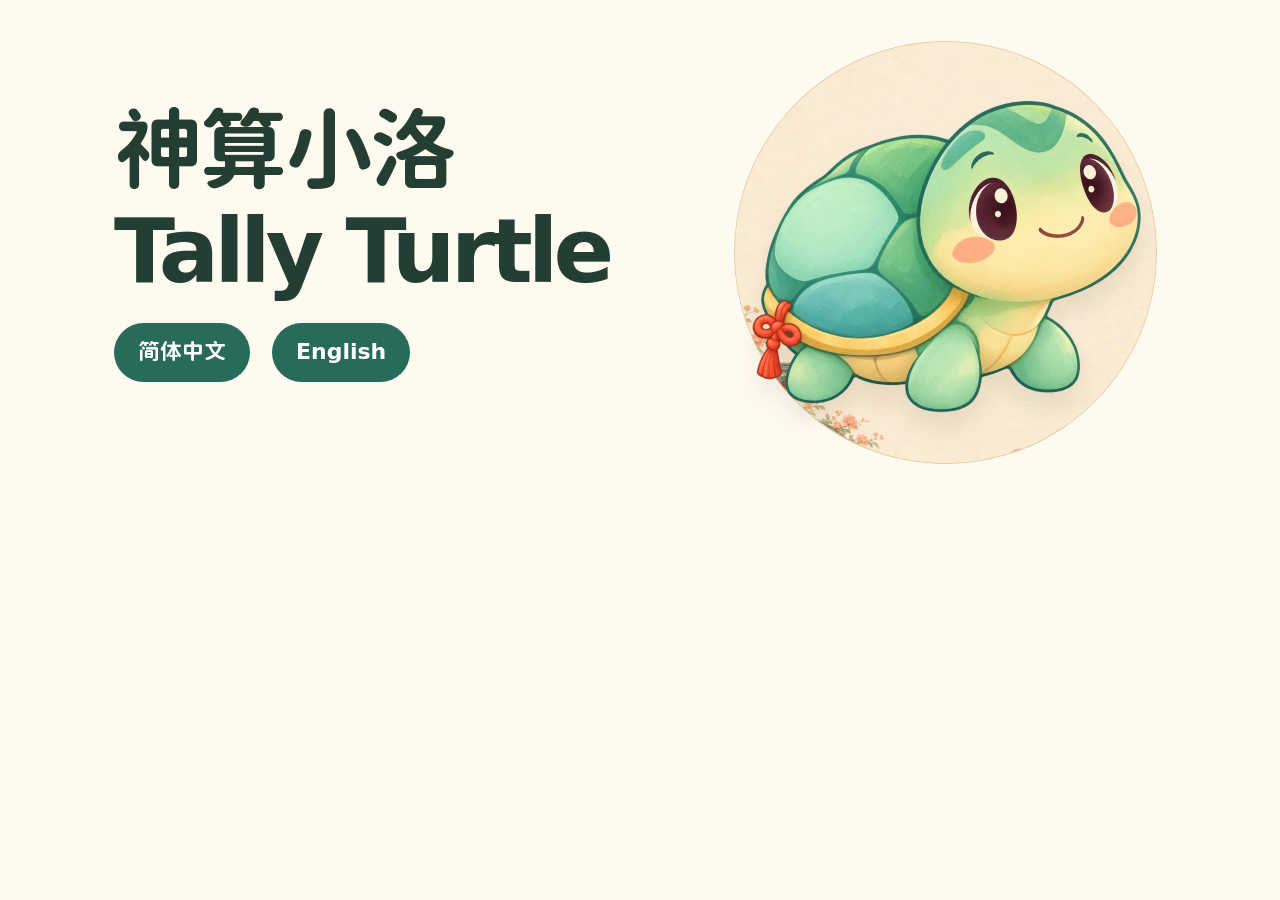
<file: index.html>
<!doctype html>
<html lang="zh-Hans">
  <meta charset="utf-8" /><meta
    name="viewport"
    content="width=device-width,initial-scale=1"
  /><title>神算小洛 · Tally Turtle</title
  ><link rel="stylesheet" href="style.css" />
  <main class="hero">
    <div>
      <h1>神算小洛<br />Tally Turtle</h1>
      <p>
        <a class="action" lang="zh-Hans" href="zh/">简体中文</a>　<a
          class="action"
          lang="en"
          href="en/"
          >English</a
        >
      </p>
    </div>
    <div class="hero-art"><img src="assets/little-luo.webp" alt="" /></div>
  </main>
</html>
</file>
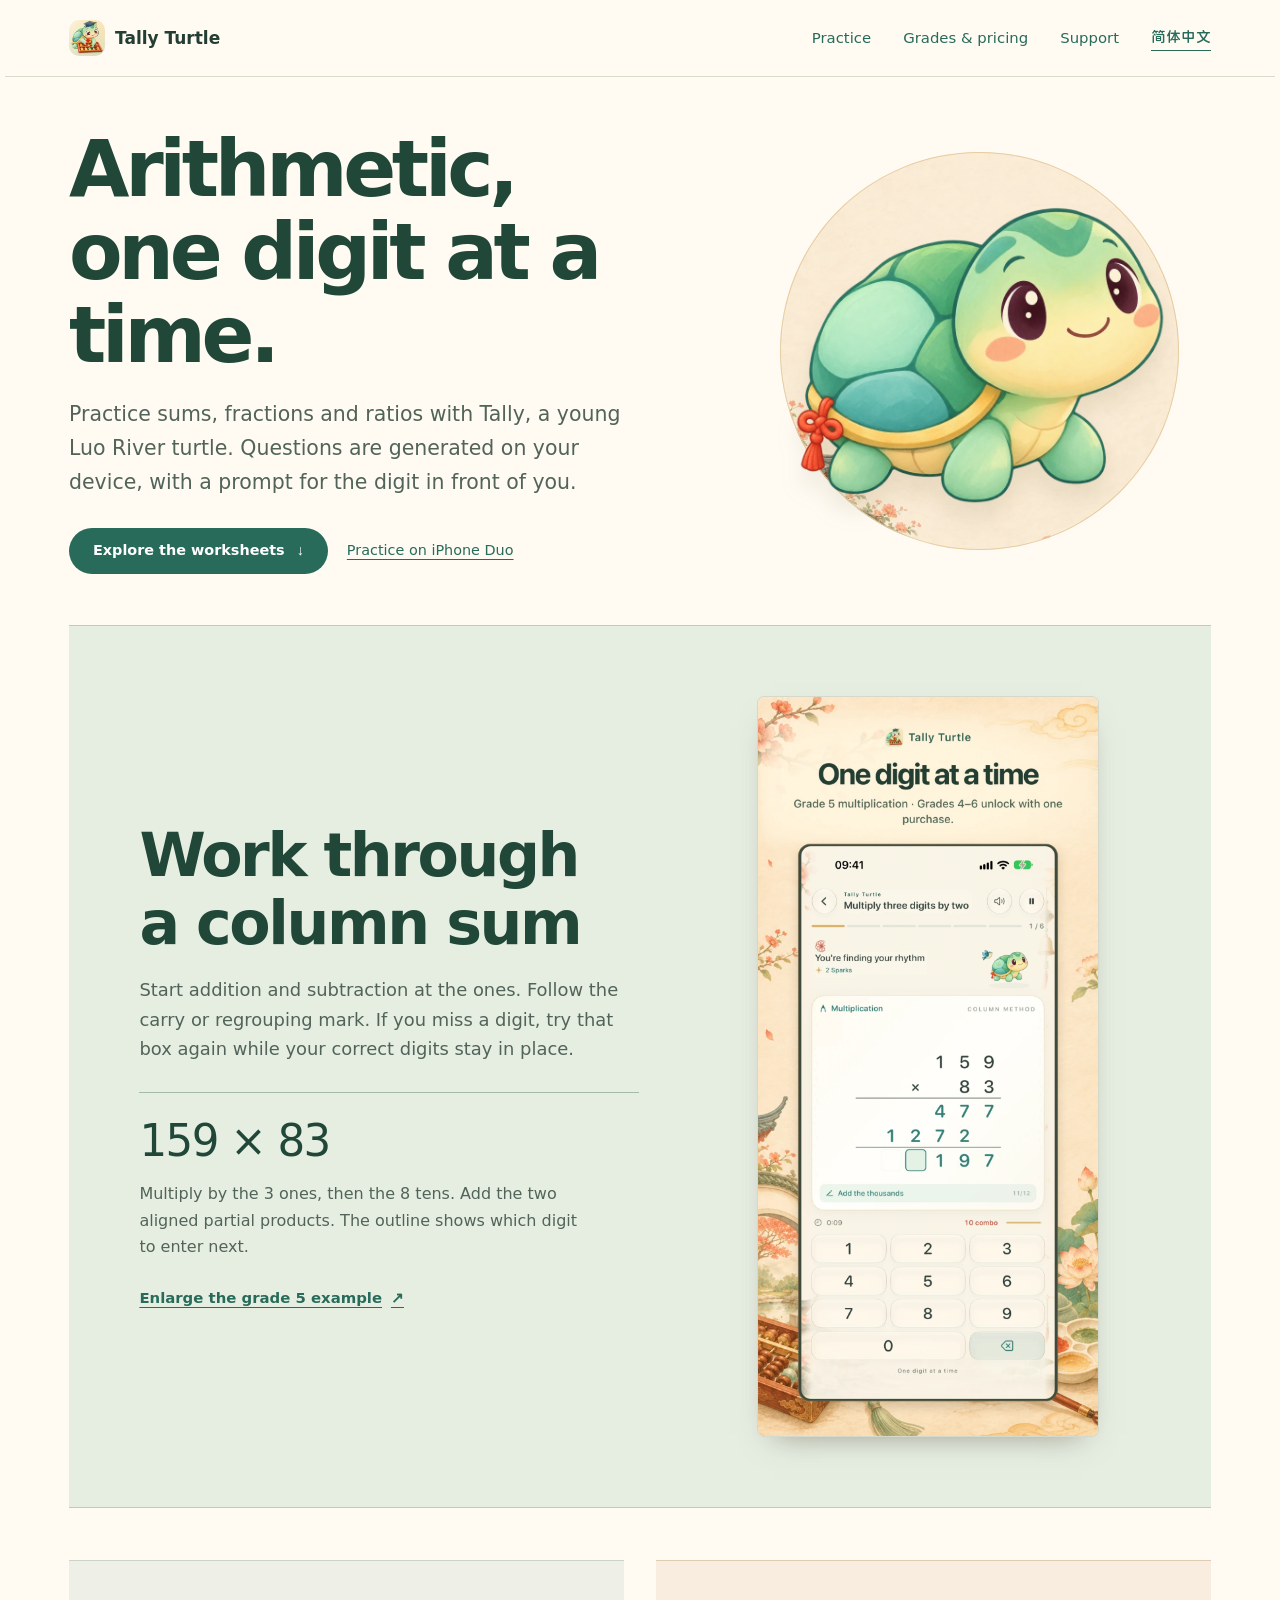
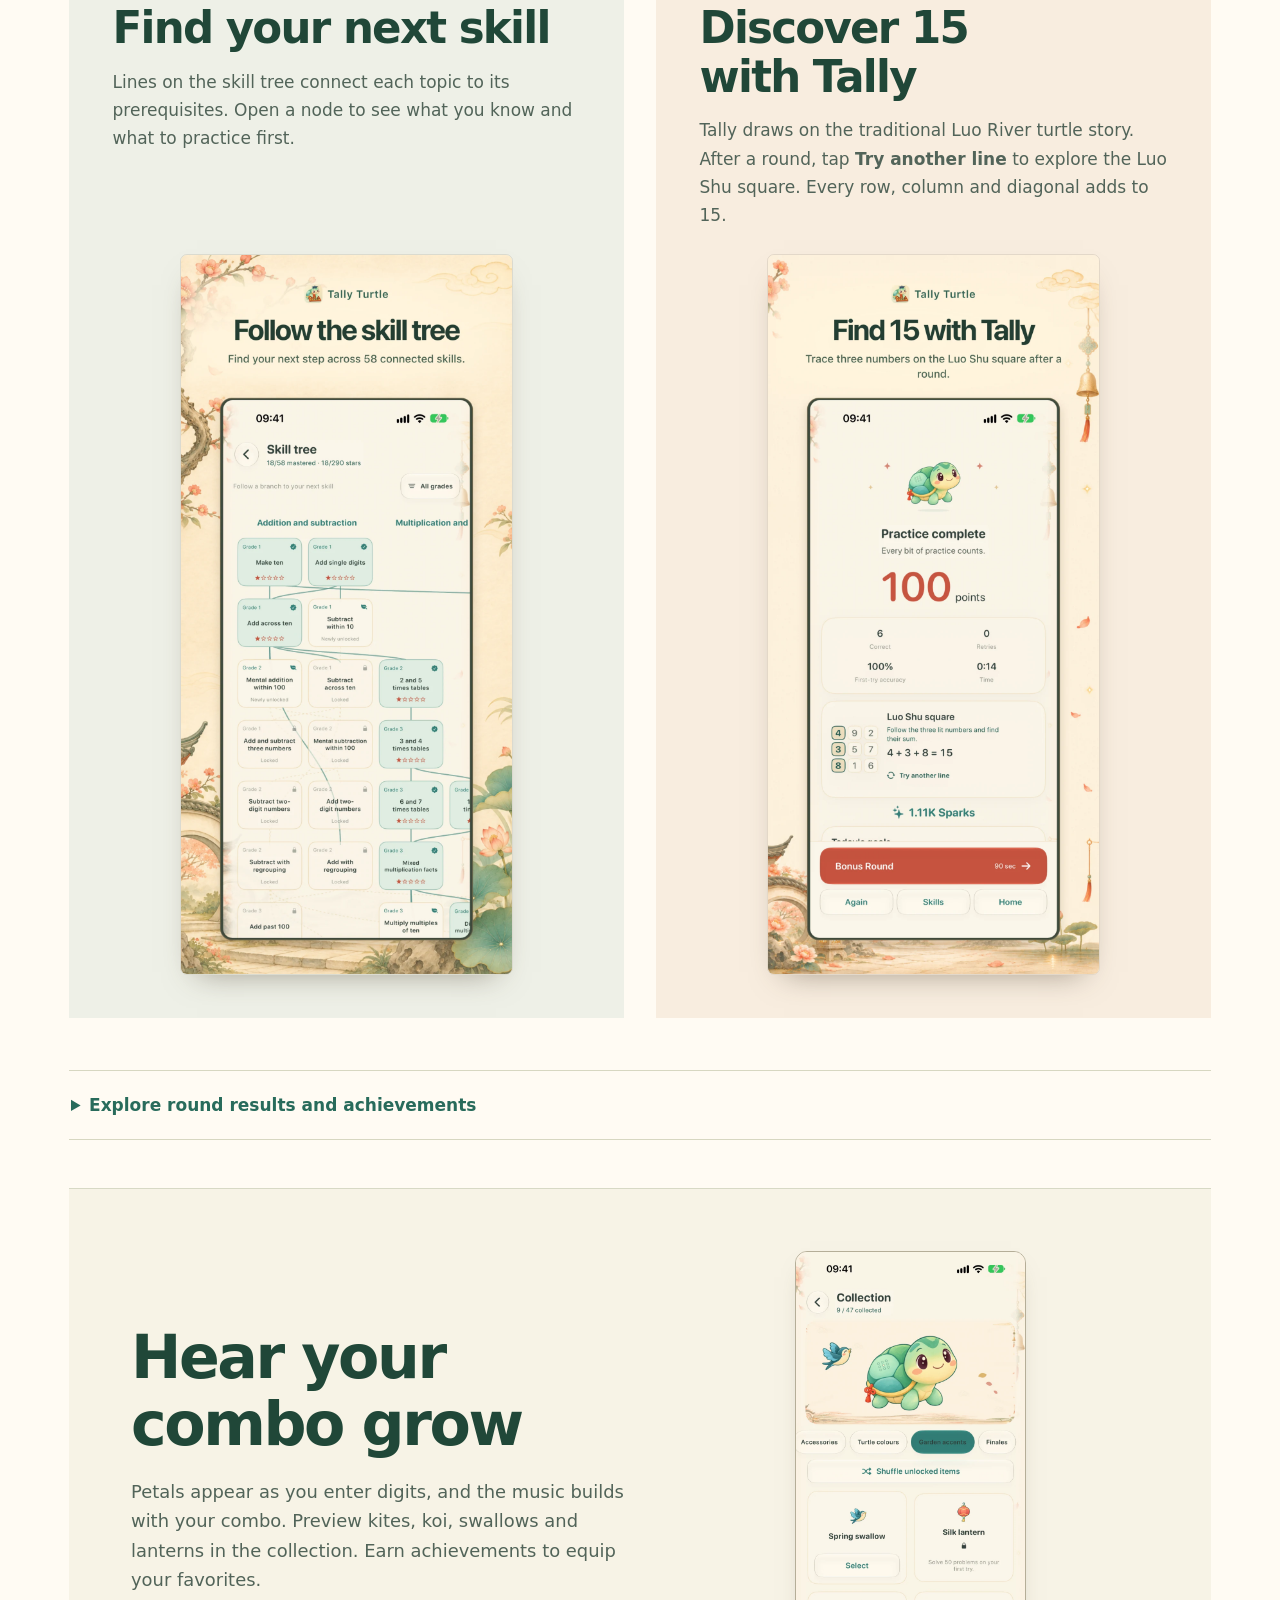
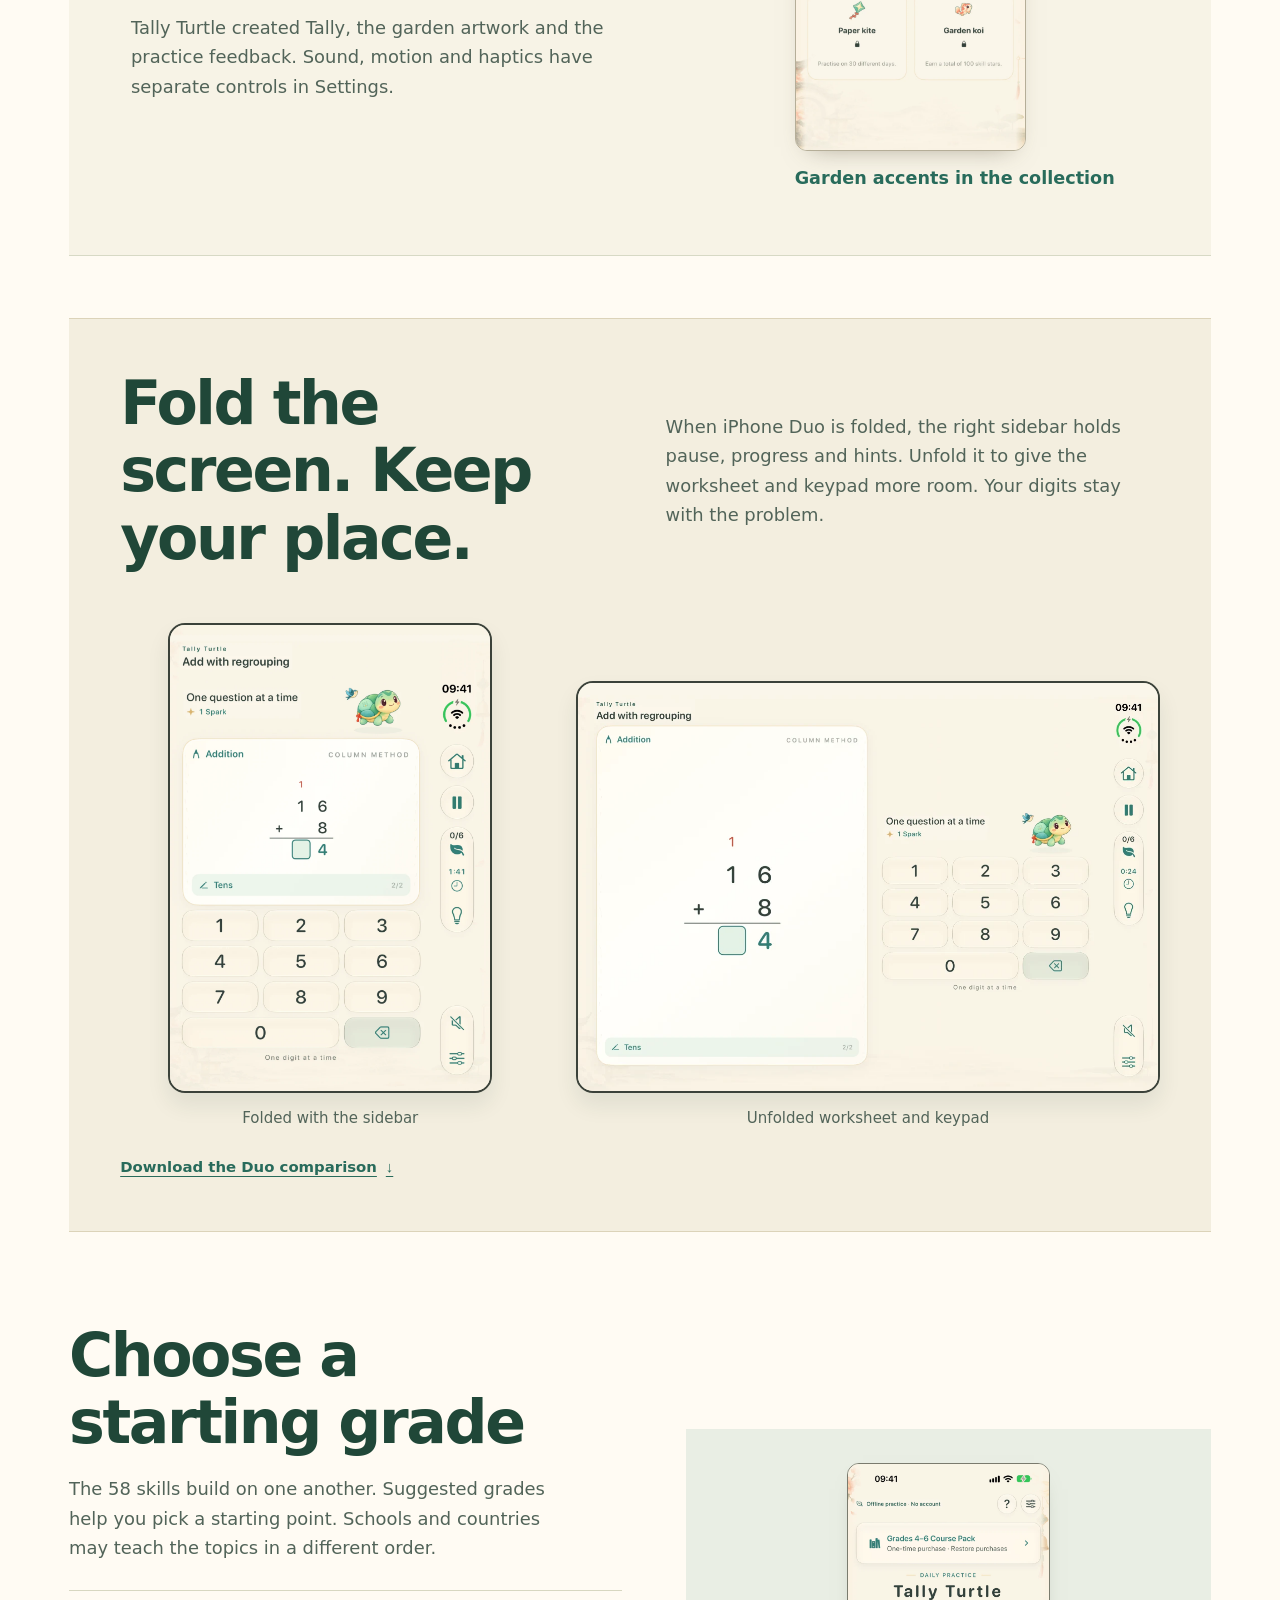
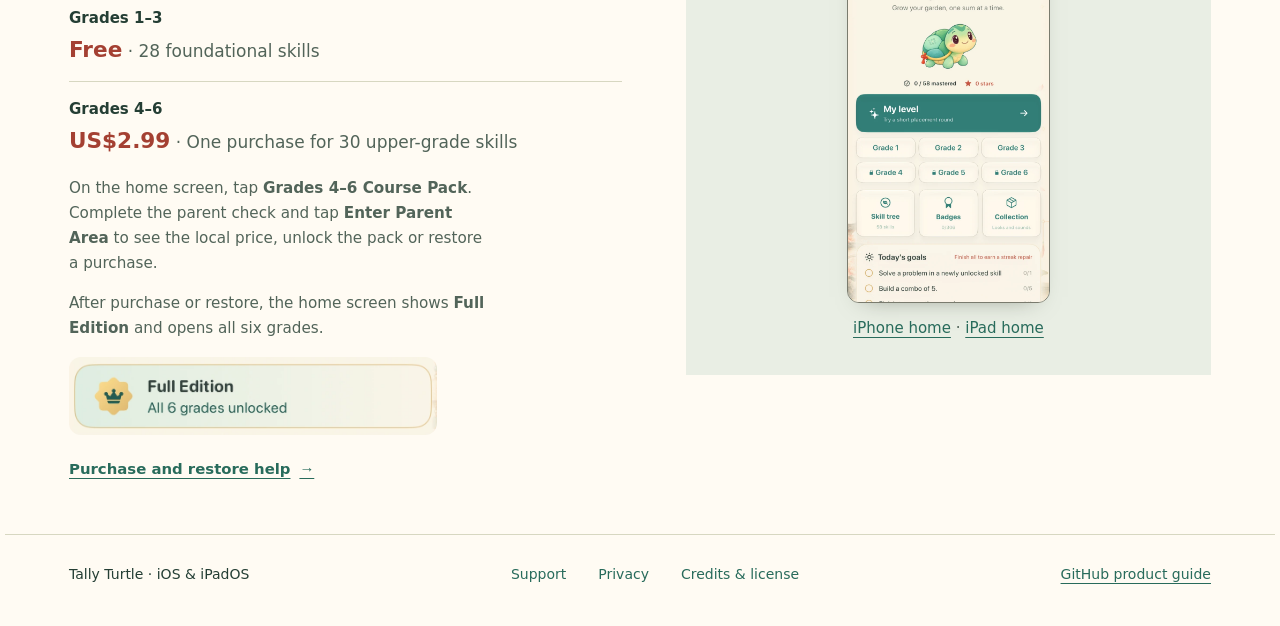
<file: en/index.html>
<!doctype html>
<html lang="en">
<head>
  <meta charset="utf-8">
  <meta name="viewport" content="width=device-width,initial-scale=1">
  <title>Tally Turtle · Arithmetic practice</title>
  <meta name="description" content="Enter column sums digit by digit and follow a tree of 58 arithmetic skills on iPhone and iPad. Grades 1–3 are free, with a single purchase for grades 4–6.">
  <link rel="icon" href="../assets/icon.png">
  <link rel="stylesheet" href="../style.css">
  <link rel="stylesheet" href="../showcase.css">
  <link rel="alternate" hreflang="zh-Hans" href="https://gptalgopro.github.io/SumGarden-Guide/zh/">
</head>
<body class="showcase-page">
  <a class="skip" href="#main">Skip to content</a>
  <header class="masthead">
    <a class="brand" href="./"><img src="../assets/icon.png" width="36" height="36" alt="">Tally Turtle</a>
    <nav aria-label="Main navigation">
      <a href="#practice">Practice</a>
      <a href="#grades">Grades &amp; pricing</a>
      <a href="support/">Support</a>
      <a class="lang" lang="zh-Hans" href="../zh/">简体中文</a>
    </nav>
  </header>
  <main id="main" class="landing">
    <section class="garden-intro">
      <div class="intro-copy">
        <h1>Arithmetic,<br>one digit at a time.</h1>
        <p>Practice sums, fractions and ratios with Tally, a young Luo River turtle. Questions are generated on your device, with a prompt for the digit in front of you.</p>
        <div class="intro-actions"><a class="action" href="#practice">Explore the worksheets <span aria-hidden="true">↓</span></a><a href="#duo">Practice on iPhone Duo</a></div>
      </div>
      <div class="hero-art"><img src="../assets/little-luo.webp" width="800" height="731" alt="Tally, Tally Turtle’s jade-green Luo River turtle"></div>
    </section>

    <section id="practice" class="feature-major" aria-labelledby="method-title">
      <div class="major-copy">
        <h2 id="method-title">Work through a column sum</h2>
        <p>Start addition and subtraction at the ones. Follow the carry or regrouping mark. If you miss a digit, try that box again while your correct digits stay in place.</p>
        <div class="worked-example">
          <h3>159 × 83</h3>
          <p>Multiply by the 3 ones, then the 8 tens. Add the two aligned partial products. The outline shows which digit to enter next.</p>
        </div>
        <a class="detail-link" href="../assets/en-feature-column.webp">Enlarge the grade 5 example <span aria-hidden="true">↗</span></a>
      </div>
      <figure class="major-art"><a class="art-print" href="../assets/en-feature-column.webp"><img src="../assets/en-feature-column.webp" width="870" height="1890" loading="lazy" alt="A grade 5 worksheet for 159 × 83 with two partial products filled in. Grades 4–6 unlock with one purchase."></a></figure>
    </section>

    <div class="paired-features">
      <section class="feature-story" aria-labelledby="map-title">
        <div class="story-copy"><h2 id="map-title">Find your next skill</h2>
        <p>Lines on the skill tree connect each topic to its prerequisites. Open a node to see what you know and what to practice first.</p></div>
        <figure><a class="art-print" href="../assets/en-feature-tree.webp"><img src="../assets/en-feature-tree.webp" width="870" height="1890" loading="lazy" alt="The real skill tree, showing earned stars and the paths between topics."></a></figure>
      </section>
      <section class="feature-story growth-story" aria-labelledby="growth-title">
        <div class="story-copy"><h2 id="growth-title">Discover 15 with Tally</h2>
        <p>Tally draws on the traditional Luo River turtle story. After a round, tap <strong>Try another line</strong> to explore the Luo Shu square. Every row, column and diagonal adds to 15.</p></div>
        <figure><a class="art-print" href="../assets/en-feature-growth.webp"><img src="../assets/en-feature-growth.webp" width="870" height="1890" loading="lazy" alt="The real Luo Shu square highlights 4, 3 and 8 in one column. The three numbers add to 15."></a></figure>
      </section>
    </div>

    <details class="collection-drawer"><summary>Explore round results and achievements</summary><div class="album"><figure><a href="../assets/en-badges.webp"><img src="../assets/en-badges.webp" width="750" height="1630" loading="lazy" alt="Achievements"></a><figcaption><strong>Achievements</strong><br>Review achievements earned through practice, skill and speed.</figcaption></figure><figure><a href="../assets/en-results.webp"><img src="../assets/en-results.webp" width="750" height="1630" loading="lazy" alt="Round results"></a><figcaption><strong>Round results</strong><br>Check the score, time and progress for this round.</figcaption></figure></div></details>

    <section id="feedback" class="heritage-feature"><div><h2>Hear your combo grow</h2><p>Petals appear as you enter digits, and the music builds with your combo. Preview kites, koi, swallows and lanterns in the collection. Earn achievements to equip your favorites.</p><p>Tally Turtle created Tally, the garden artwork and the practice feedback. Sound, motion and haptics have separate controls in Settings.</p></div><figure><a href="../assets/en-collection.webp"><img loading="lazy" src="../assets/en-collection.webp" width="750" height="1630" alt="Tally and the collection of kites, koi, swallows and lanterns"></a><figcaption>Garden accents in the collection</figcaption></figure></section>

    <section id="duo" class="duo duo-feature" aria-labelledby="duo-title">
      <div class="section-heading">
        <h2 id="duo-title">Fold the screen. Keep your place.</h2>
        <p>When iPhone Duo is folded, the right sidebar holds pause, progress and hints. Unfold it to give the worksheet and keypad more room. Your digits stay with the problem.</p>
      </div>
      <div class="gallery">
        <figure><a href="../assets/en-folded.webp"><img src="../assets/en-folded.webp" width="1150" height="1674" loading="lazy" alt="Column practice and the right sidebar on a folded iPhone Duo"></a><figcaption>Folded with the sidebar</figcaption></figure>
        <figure><a href="../assets/en-open.webp"><img src="../assets/en-open.webp" width="1150" height="809" loading="lazy" alt="The same problem on an unfolded iPhone Duo"></a><figcaption>Unfolded worksheet and keypad</figcaption></figure>
      </div>
      <a class="detail-link" href="../assets/en-duo-promo.png" download>Download the Duo comparison <span aria-hidden="true">↓</span></a>
    </section>

    <section id="grades" class="grades-feature" aria-labelledby="grades-title">
      <div>
        <h2 id="grades-title">Choose a starting grade</h2>
        <p>The 58 skills build on one another. Suggested grades help you pick a starting point. Schools and countries may teach the topics in a different order.</p>
        <dl class="course-prices">
          <dt>Grades 1–3</dt><dd><strong>Free</strong> · 28 foundational skills</dd>
          <dt>Grades 4–6</dt><dd><strong>US$2.99</strong> · One purchase for 30 upper-grade skills</dd>
        </dl>
        <p class="purchase-note">On the home screen, tap <strong>Grades 4–6 Course Pack</strong>. Complete the parent check and tap <strong>Enter Parent Area</strong> to see the local price, unlock the pack or restore a purchase.</p>
        <p class="purchase-note">After purchase or restore, the home screen shows <strong>Full Edition</strong> and opens all six grades.</p>
        <a class="edition-card" href="../assets/en-full-edition.webp"><img src="../assets/en-edition-card.webp" width="850" height="181" loading="lazy" alt="Full Edition · All 6 grades unlocked. View the full iPhone screenshot."></a>
        <a class="detail-link" href="support/">Purchase and restore help <span aria-hidden="true">→</span></a>
      </div>
      <figure class="grade-screen">
        <picture>
          <source media="(max-width: 640px)" srcset="../assets/en-phone.webp">
          <img src="../assets/en-pad.webp" width="750" height="1000" loading="lazy" alt="Grade choices and the upper-grade pack on the home screen">
        </picture>
        <figcaption><a href="../assets/en-phone.webp">iPhone home</a><span aria-hidden="true"> · </span><a href="../assets/en-pad.webp">iPad home</a></figcaption>
      </figure>
    </section>
  </main>
  <footer><span>Tally Turtle · iOS &amp; iPadOS</span>
    <nav aria-label="Support and license"><a href="support/">Support</a><a href="privacy/">Privacy</a><a href="credits/">Credits &amp; license</a></nav>
    <a href="https://github.com/GPTAlgoPro/SumGarden-Guide#readme">GitHub product guide</a>
  </footer>
</body></html>
</file>
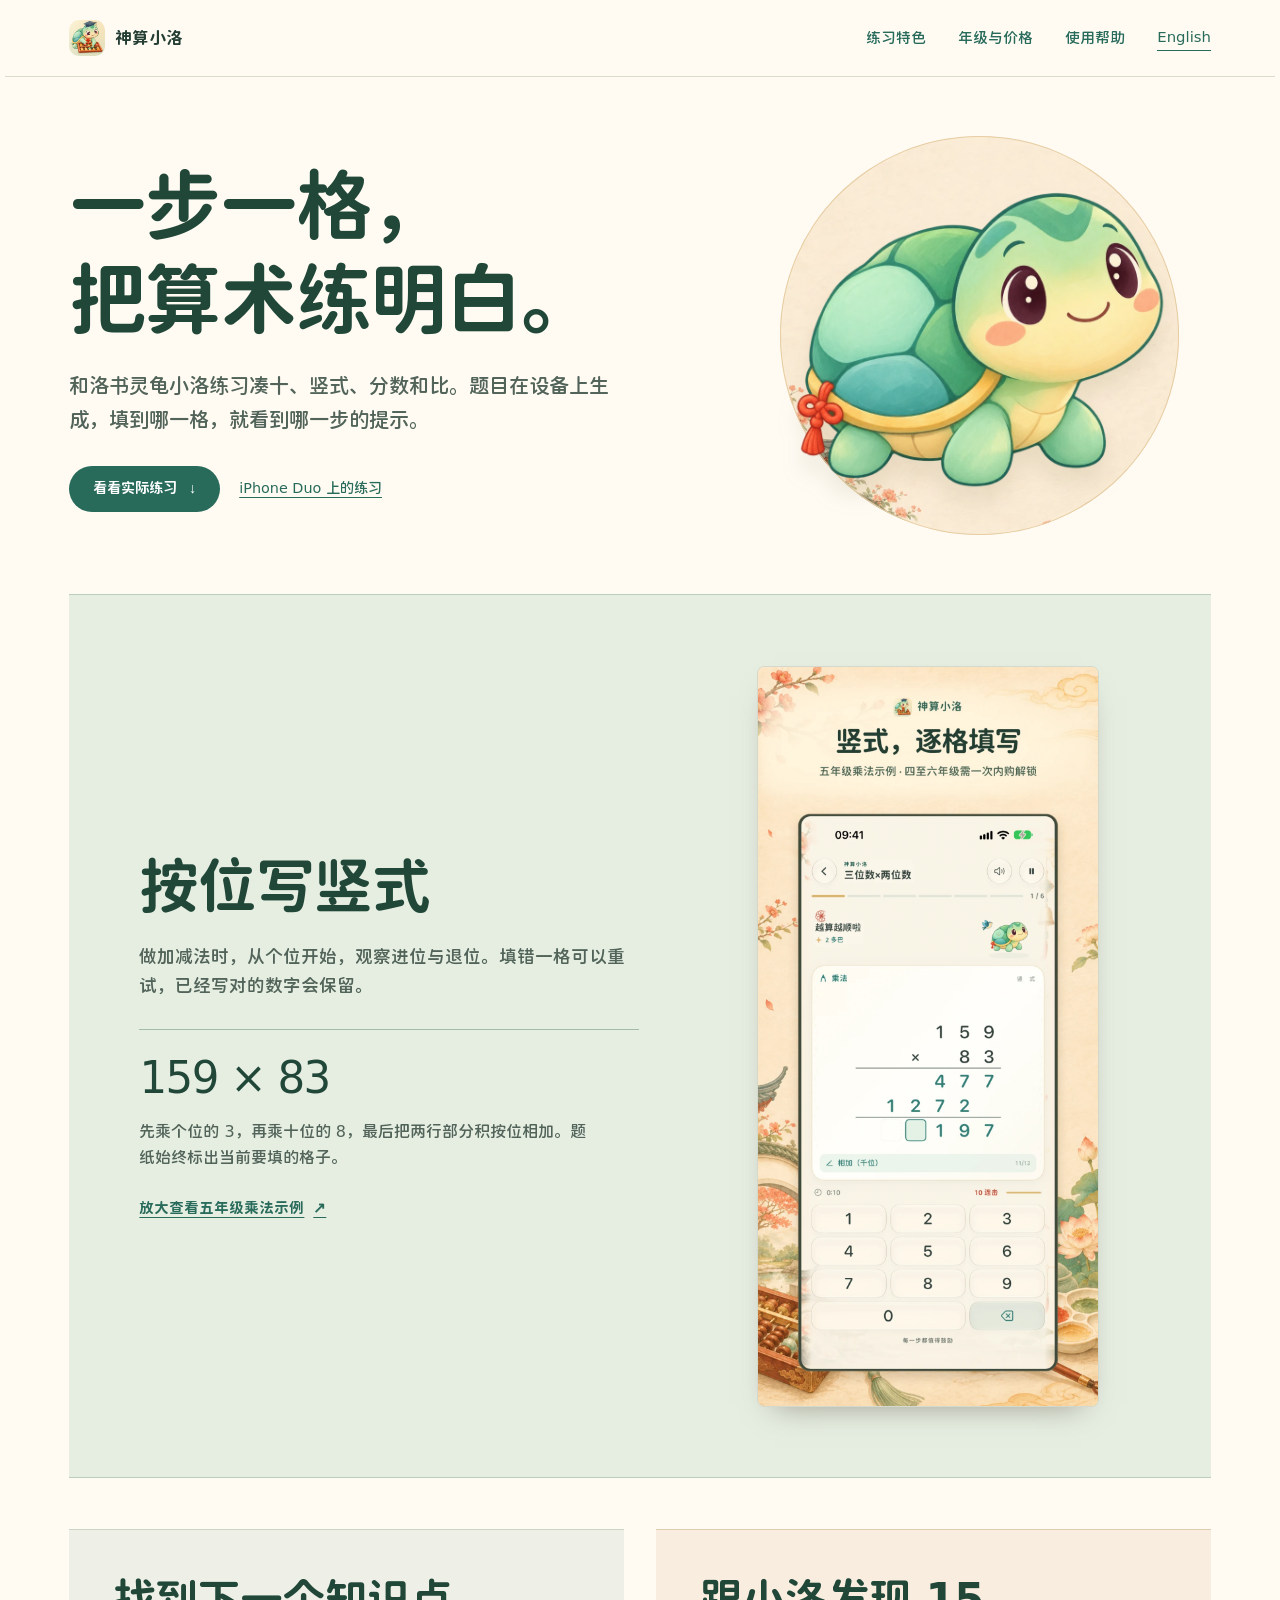
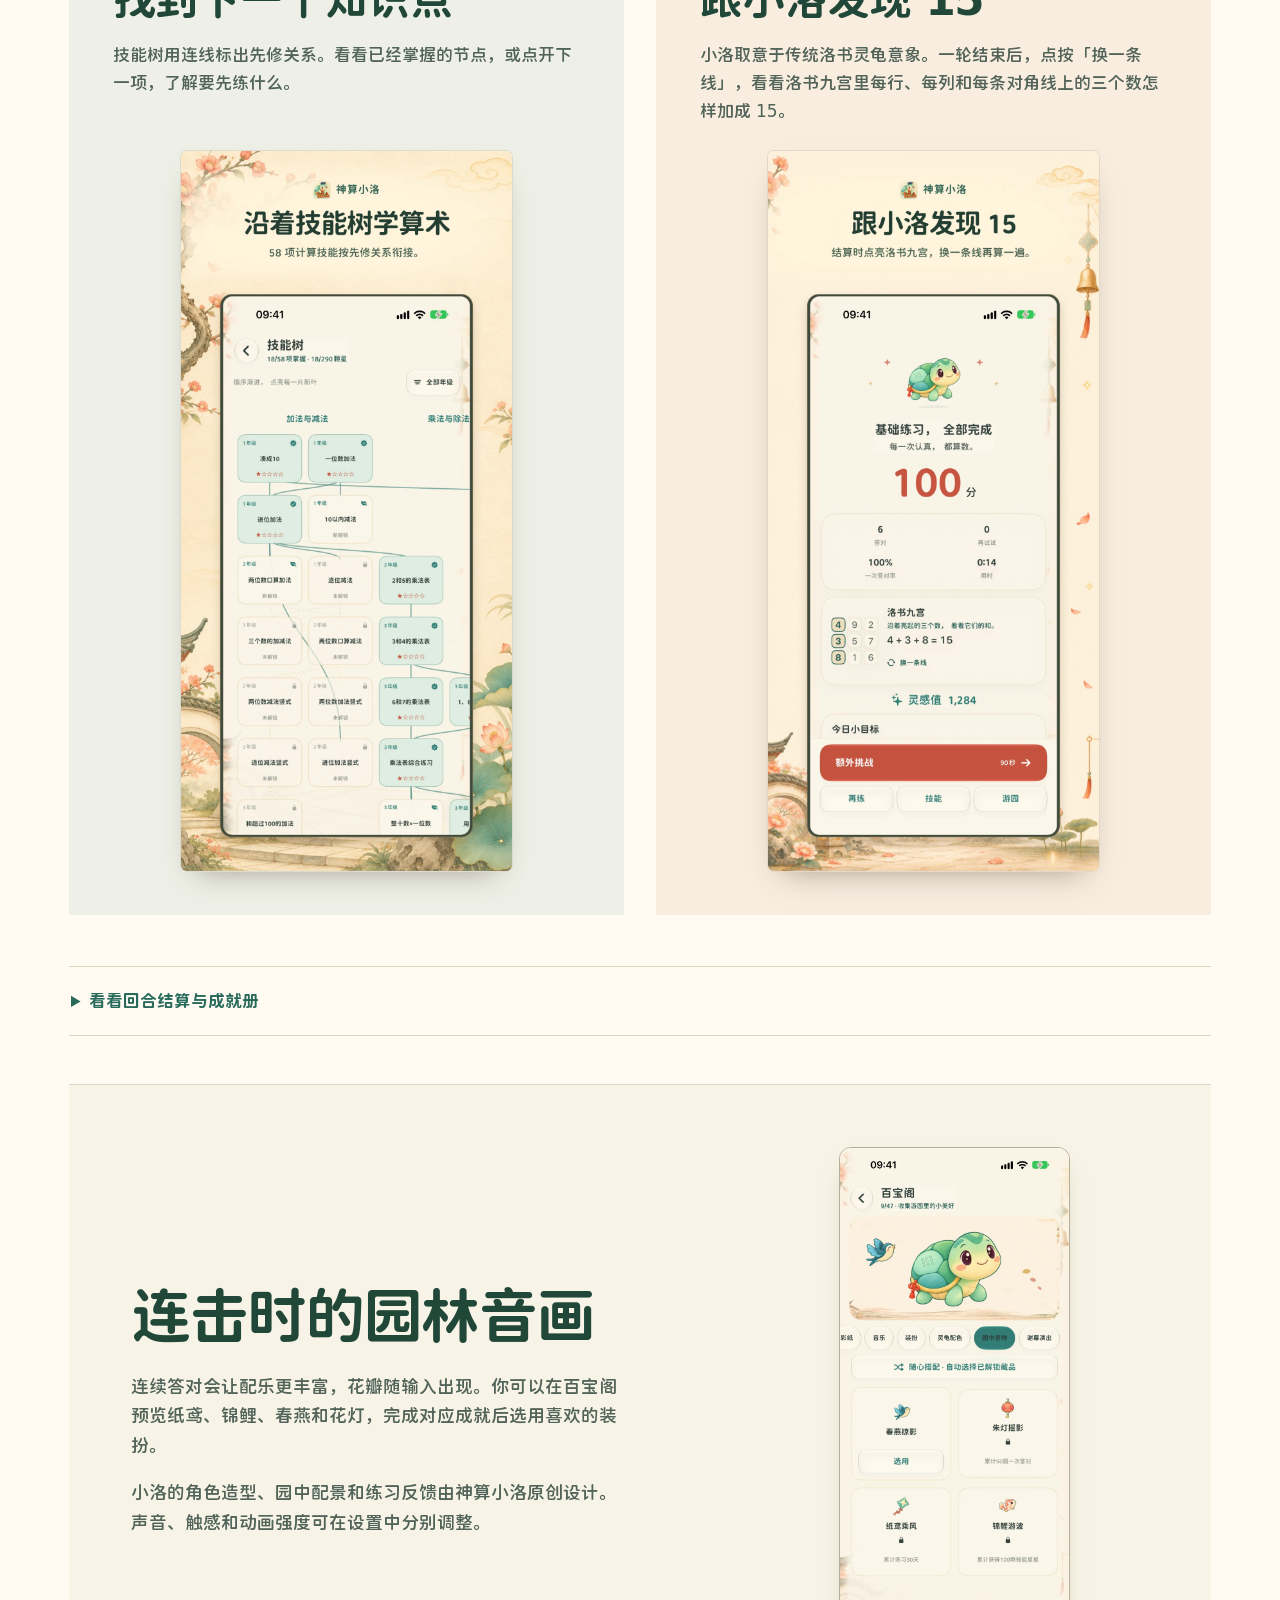
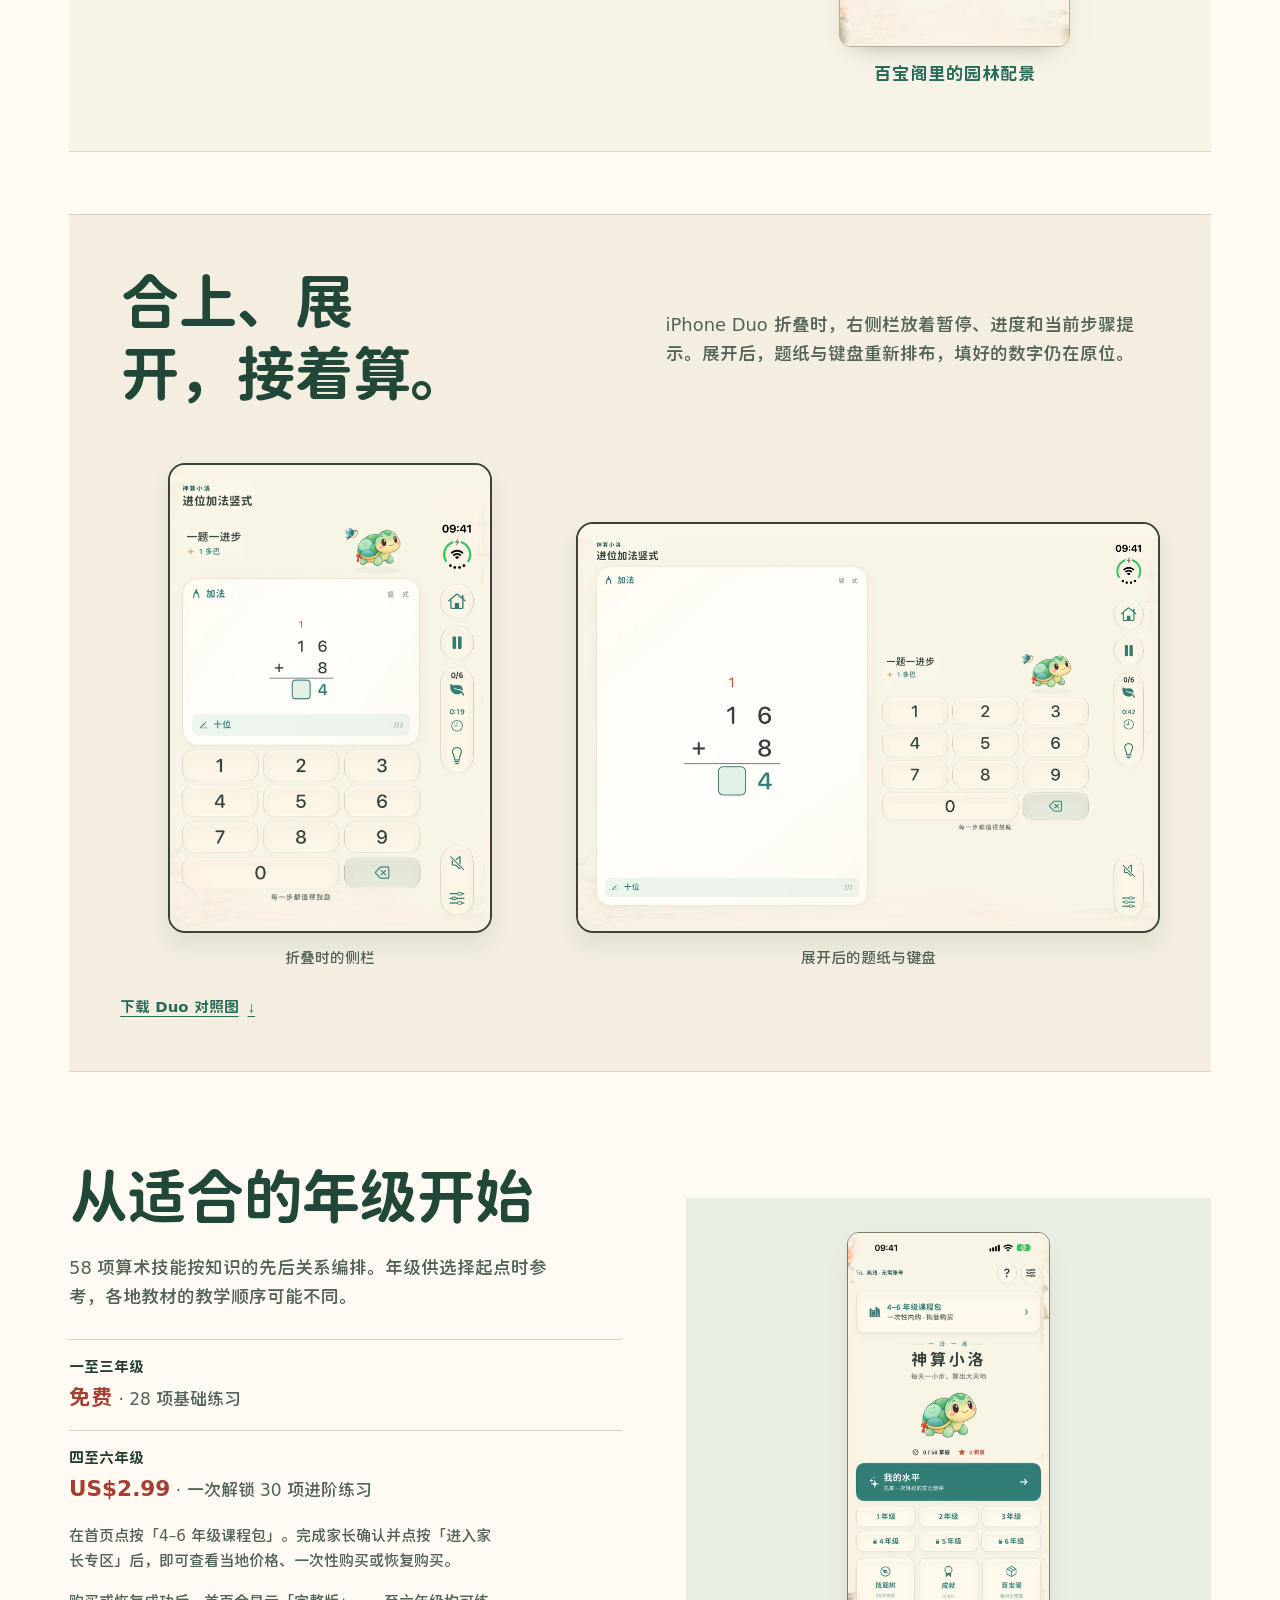
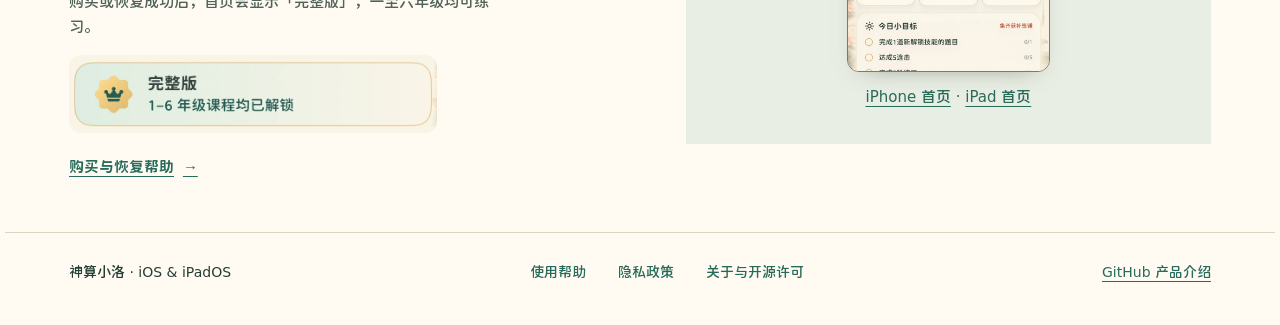
<file: zh/index.html>
<!doctype html>
<html lang="zh-Hans">
<head>
  <meta charset="utf-8">
  <meta name="viewport" content="width=device-width,initial-scale=1">
  <title>神算小洛 · 原生算术练习</title>
  <meta name="description" content="逐格写竖式，沿技能树练习。神算小洛为 iPhone 和 iPad 提供 58 项算术练习，一至三年级免费，四至六年级一次性解锁。">
  <link rel="icon" href="../assets/icon.png">
  <link rel="stylesheet" href="../style.css">
  <link rel="stylesheet" href="../showcase.css">
  <link rel="alternate" hreflang="en" href="https://gptalgopro.github.io/SumGarden-Guide/en/">
</head>
<body class="showcase-page">
  <a class="skip" href="#main">跳到正文</a>
  <header class="masthead">
    <a class="brand" href="./"><img src="../assets/icon.png" width="36" height="36" alt="">神算小洛</a>
    <nav aria-label="主导航">
      <a href="#practice">练习特色</a>
      <a href="#grades">年级与价格</a>
      <a href="support/">使用帮助</a>
      <a class="lang" lang="en" href="../en/">English</a>
    </nav>
  </header>
  <main id="main" class="landing">
    <section class="garden-intro">
      <div class="intro-copy">
        <h1>一步一格，<br>把算术练明白。</h1>
        <p>和洛书灵龟小洛练习凑十、竖式、分数和比。题目在设备上生成，填到哪一格，就看到哪一步的提示。</p>
        <div class="intro-actions"><a class="action" href="#practice">看看实际练习 <span aria-hidden="true">↓</span></a><a href="#duo">iPhone Duo 上的练习</a></div>
      </div>
      <div class="hero-art"><img src="../assets/little-luo.webp" width="800" height="731" alt="小洛，一只豆青色的洛书灵龟"></div>
    </section>

    <section id="practice" class="feature-major" aria-labelledby="method-title">
      <div class="major-copy">
        <h2 id="method-title">按位写竖式</h2>
        <p>做加减法时，从个位开始，观察进位与退位。填错一格可以重试，已经写对的数字会保留。</p>
        <div class="worked-example">
          <h3>159 × 83</h3>
          <p>先乘个位的 3，再乘十位的 8，最后把两行部分积按位相加。题纸始终标出当前要填的格子。</p>
        </div>
        <a class="detail-link" href="../assets/zh-feature-column.webp">放大查看五年级乘法示例 <span aria-hidden="true">↗</span></a>
      </div>
      <figure class="major-art"><a class="art-print" href="../assets/zh-feature-column.webp"><img src="../assets/zh-feature-column.webp" width="870" height="1890" loading="lazy" alt="五年级 159 × 83 的实际练习，已填写两行部分积。四至六年级通过一次内购解锁。"></a></figure>
    </section>

    <div class="paired-features">
      <section class="feature-story" aria-labelledby="map-title">
        <div class="story-copy"><h2 id="map-title">找到下一个知识点</h2>
        <p>技能树用连线标出先修关系。看看已经掌握的节点，或点开下一项，了解要先练什么。</p></div>
        <figure><a class="art-print" href="../assets/zh-feature-tree.webp"><img src="../assets/zh-feature-tree.webp" width="870" height="1890" loading="lazy" alt="技能树实屏，其中已有技能点亮星星，未掌握的知识点由连线衔接。"></a></figure>
      </section>
      <section class="feature-story growth-story" aria-labelledby="growth-title">
        <div class="story-copy"><h2 id="growth-title">跟小洛发现 15</h2>
        <p>小洛取意于传统洛书灵龟意象。一轮结束后，点按「换一条线」，看看洛书九宫里每行、每列和每条对角线上的三个数怎样加成 15。</p></div>
        <figure><a class="art-print" href="../assets/zh-feature-growth.webp"><img src="../assets/zh-feature-growth.webp" width="870" height="1890" loading="lazy" alt="小洛旁的洛书九宫实屏，以亮起的 4、3、8 展示相加得到 15。"></a></figure>
      </section>
    </div>

    <details class="collection-drawer"><summary>看看回合结算与成就册</summary><div class="album"><figure><a href="../assets/zh-badges.webp"><img src="../assets/zh-badges.webp" width="750" height="1630" loading="lazy" alt="成就册"></a><figcaption><strong>成就册</strong><br>按练习、技巧、速度等目标查看已获得的成就。</figcaption></figure><figure><a href="../assets/zh-results.webp"><img src="../assets/zh-results.webp" width="750" height="1630" loading="lazy" alt="回合结算"></a><figcaption><strong>回合结算</strong><br>回看本轮的得分、用时和学习进展。</figcaption></figure></div></details>

    <section id="feedback" class="heritage-feature"><div><h2>连击时的园林音画</h2><p>连续答对会让配乐更丰富，花瓣随输入出现。你可以在百宝阁预览纸鸢、锦鲤、春燕和花灯，完成对应成就后选用喜欢的装扮。</p><p>小洛的角色造型、园中配景和练习反馈由神算小洛原创设计。声音、触感和动画强度可在设置中分别调整。</p></div><figure><a href="../assets/zh-collection.webp"><img loading="lazy" src="../assets/zh-collection.webp" width="750" height="1630" alt="百宝阁预览小洛与纸鸢、锦鲤、春燕和花灯配景"></a><figcaption>百宝阁里的园林配景</figcaption></figure></section>

    <section id="duo" class="duo duo-feature" aria-labelledby="duo-title">
      <div class="section-heading">
        <h2 id="duo-title">合上、展开，接着算。</h2>
        <p>iPhone Duo 折叠时，右侧栏放着暂停、进度和当前步骤提示。展开后，题纸与键盘重新排布，填好的数字仍在原位。</p>
      </div>
      <div class="gallery">
        <figure><a href="../assets/zh-folded.webp"><img src="../assets/zh-folded.webp" width="1150" height="1674" loading="lazy" alt="iPhone Duo 折叠状态下的竖式和右侧栏"></a><figcaption>折叠时的侧栏</figcaption></figure>
        <figure><a href="../assets/zh-open.webp"><img src="../assets/zh-open.webp" width="1150" height="809" loading="lazy" alt="iPhone Duo 展开状态下的同一道练习题"></a><figcaption>展开后的题纸与键盘</figcaption></figure>
      </div>
      <a class="detail-link" href="../assets/zh-duo-promo.png" download>下载 Duo 对照图 <span aria-hidden="true">↓</span></a>
    </section>

    <section id="grades" class="grades-feature" aria-labelledby="grades-title">
      <div>
        <h2 id="grades-title">从适合的年级开始</h2>
        <p>58 项算术技能按知识的先后关系编排。年级供选择起点时参考，各地教材的教学顺序可能不同。</p>
        <dl class="course-prices">
          <dt>一至三年级</dt><dd><strong>免费</strong> · 28 项基础练习</dd>
          <dt>四至六年级</dt><dd><strong>US$2.99</strong> · 一次解锁 30 项进阶练习</dd>
        </dl>
        <p class="purchase-note">在首页点按「4–6 年级课程包」。完成家长确认并点按「进入家长专区」后，即可查看当地价格、一次性购买或恢复购买。</p>
        <p class="purchase-note">购买或恢复成功后，首页会显示「完整版」，一至六年级均可练习。</p>
        <a class="edition-card" href="../assets/zh-full-edition.webp"><img src="../assets/zh-edition-card.webp" width="850" height="181" loading="lazy" alt="完整版，1–6 年级课程均已解锁。点按查看完整的 iPhone 首页。"></a>
        <a class="detail-link" href="support/">购买与恢复帮助 <span aria-hidden="true">→</span></a>
      </div>
      <figure class="grade-screen">
        <picture>
          <source media="(max-width: 640px)" srcset="../assets/zh-phone.webp">
          <img src="../assets/zh-pad.webp" width="750" height="1000" loading="lazy" alt="首页上的年级选项与家长课程包入口">
        </picture>
        <figcaption><a href="../assets/zh-phone.webp">iPhone 首页</a><span aria-hidden="true"> · </span><a href="../assets/zh-pad.webp">iPad 首页</a></figcaption>
      </figure>
    </section>
  </main>
  <footer><span>神算小洛 · iOS &amp; iPadOS</span>
    <nav aria-label="服务与许可"><a href="support/">使用帮助</a><a href="privacy/">隐私政策</a><a href="credits/">关于与开源许可</a></nav>
    <a href="https://github.com/GPTAlgoPro/SumGarden-Guide#readme">GitHub 产品介绍</a>
  </footer>
</body></html>
</file>
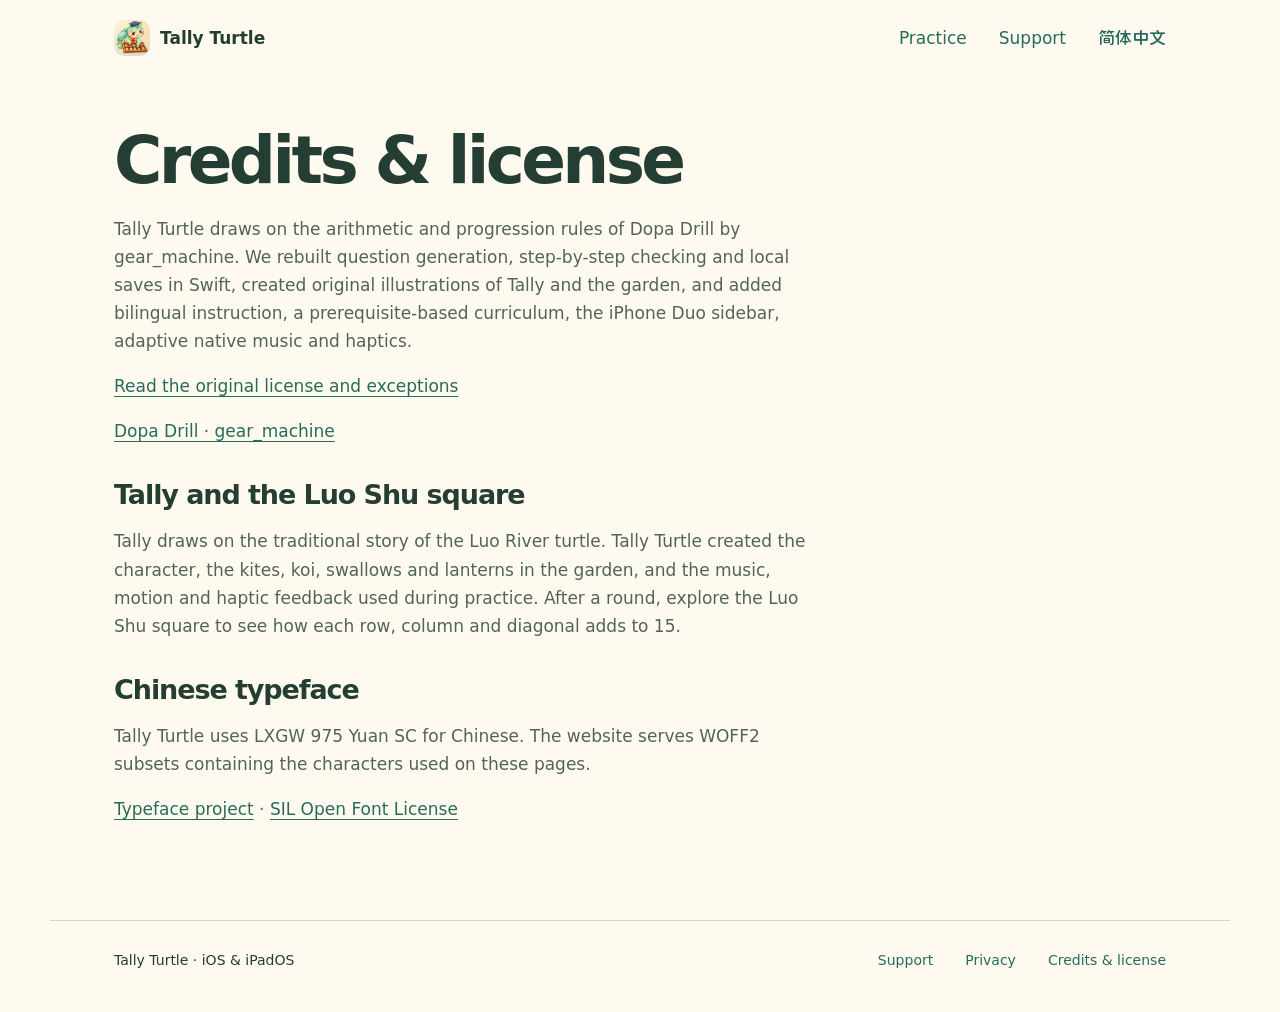
<file: en/credits/index.html>
<!doctype html>
<html lang="en">
  <head>
    <meta charset="utf-8" />
    <meta name="viewport" content="width=device-width,initial-scale=1" />
    <meta
      name="description"
      content="Practice number bonds, fractions and column calculations with Tally, a young Luo River turtle. Follow the skill tree to your next question."
    />
    <title>Credits &amp; license · Tally Turtle</title>
    <link rel="icon" href="../../assets/icon.png" />
    <link rel="stylesheet" href="../../style.css" />
    <link
      rel="alternate"
      hreflang="zh-Hans"
      href="https://gptalgopro.github.io/SumGarden-Guide/zh/credits/"
    />
  </head>
  <body>
    <a class="skip" href="#main">Skip to content</a>
    <header>
      <a class="brand" href="../"
        ><img alt="" src="../../assets/icon.png" />Tally Turtle</a
      >
      <nav>
        <a href="../#practice">Practice</a><a href="../support/">Support</a
        ><a href="../../zh/credits/">简体中文</a>
      </nav>
    </header>
    <main id="main">
      <article class="doc">
        <h1>Credits & license</h1>
        <p>
          Tally Turtle draws on the arithmetic and progression rules of Dopa Drill
          by gear_machine. We rebuilt question generation, step-by-step checking
          and local saves in Swift, created original illustrations of Tally and the garden,
          and added bilingual instruction, a prerequisite-based curriculum, the
          iPhone Duo sidebar, adaptive native music and haptics.
        </p>
        <p>
          <a href="../../LICENSE-DopaDrill.txt"
            >Read the original license and exceptions</a
          >
        </p>
        <p>
          <a href="https://github.com/grmchn/dopa-drill"
            >Dopa Drill · gear_machine</a
          >
        </p>
        <h2>Tally and the Luo Shu square</h2><p>Tally draws on the traditional story of the Luo River turtle. Tally Turtle created the character, the kites, koi, swallows and lanterns in the garden, and the music, motion and haptic feedback used during practice. After a round, explore the Luo Shu square to see how each row, column and diagonal adds to 15.</p>
        <h2>Chinese typeface</h2><p>Tally Turtle uses LXGW 975 Yuan SC for Chinese. The website serves WOFF2 subsets containing the characters used on these pages.</p><p><a href="https://github.com/lxgw/975Yuan">Typeface project</a> · <a href="../../assets/fonts/OFL.txt">SIL Open Font License</a></p>
      </article>
    </main>
    <footer>
      <span>Tally Turtle · iOS &amp; iPadOS</span>
      <nav>
        <a href="../support/">Support</a><a href="../privacy/">Privacy</a
        ><a href="./">Credits &amp; license</a>
      </nav>
    </footer>
  </body>
</html>
</file>
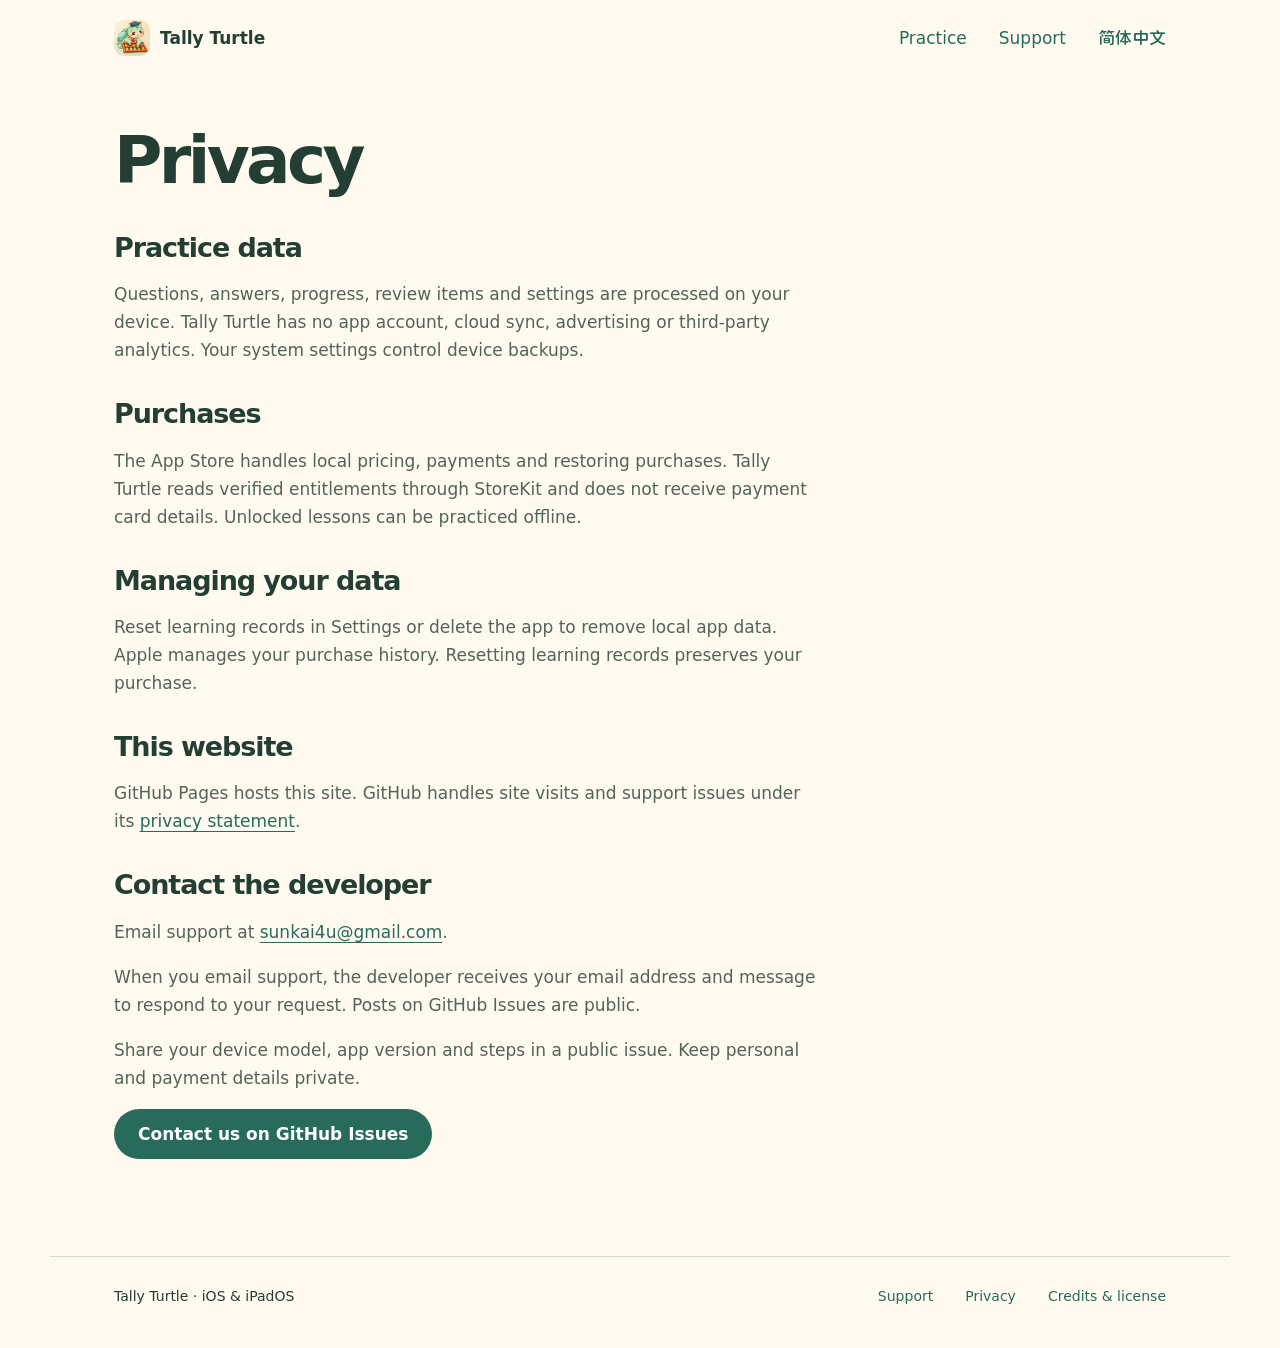
<file: en/privacy/index.html>
<!doctype html>
<html lang="en">
  <head>
    <meta charset="utf-8" />
    <meta name="viewport" content="width=device-width,initial-scale=1" />
    <meta
      name="description"
      content="Practice number bonds, fractions and column calculations with Tally, a young Luo River turtle. Follow the skill tree to your next question."
    />
    <title>Privacy · Tally Turtle</title>
    <link rel="icon" href="../../assets/icon.png" />
    <link rel="stylesheet" href="../../style.css" />
    <link
      rel="alternate"
      hreflang="zh-Hans"
      href="https://gptalgopro.github.io/SumGarden-Guide/zh/privacy/"
    />
  </head>
  <body>
    <a class="skip" href="#main">Skip to content</a>
    <header>
      <a class="brand" href="../"
        ><img alt="" src="../../assets/icon.png" />Tally Turtle</a
      >
      <nav>
        <a href="../#practice">Practice</a><a href="../support/">Support</a
        ><a href="../../zh/privacy/">简体中文</a>
      </nav>
    </header>
    <main id="main">
      <article class="doc">
        <h1>Privacy</h1>
        <h2>Practice data</h2>
        <p>
          Questions, answers, progress, review items and settings are processed
          on your device. Tally Turtle has no app account, cloud sync, advertising
          or third-party analytics. Your system settings control device backups.
        </p>
        <h2>Purchases</h2>
        <p>
          The App Store handles local pricing, payments and restoring purchases.
          Tally Turtle reads verified entitlements through StoreKit and does not
          receive payment card details. Unlocked lessons can be practiced
          offline.
        </p>
        <h2>Managing your data</h2>
        <p>
          Reset learning records in Settings or delete the app to remove local
          app data. Apple manages your purchase history. Resetting learning
          records preserves your purchase.
        </p>
        <h2>This website</h2>
        <p>
          GitHub Pages hosts this site. GitHub handles site visits and support
          issues under its
          <a
            href="https://docs.github.com/en/site-policy/privacy-policies/github-general-privacy-statement"
            >privacy statement</a
          >.
        </p>
        <h2>Contact the developer</h2>
        <p>Email support at <a href="mailto:sunkai4u@gmail.com">sunkai4u@gmail.com</a>.</p>
        <p>When you email support, the developer receives your email address and message to respond to your request. Posts on GitHub Issues are public.</p>
        <p>
          Share your device model, app version and steps in a public issue. Keep
          personal and payment details private.
        </p>
        <p>
          <a
            class="action"
            href="https://github.com/GPTAlgoPro/SumGarden-Guide/issues/new"
            >Contact us on GitHub Issues</a
          >
        </p>
      </article>
    </main>
    <footer>
      <span>Tally Turtle · iOS &amp; iPadOS</span>
      <nav>
        <a href="../support/">Support</a><a href="./">Privacy</a
        ><a href="../credits/">Credits &amp; license</a>
      </nav>
    </footer>
  </body>
</html>
</file>
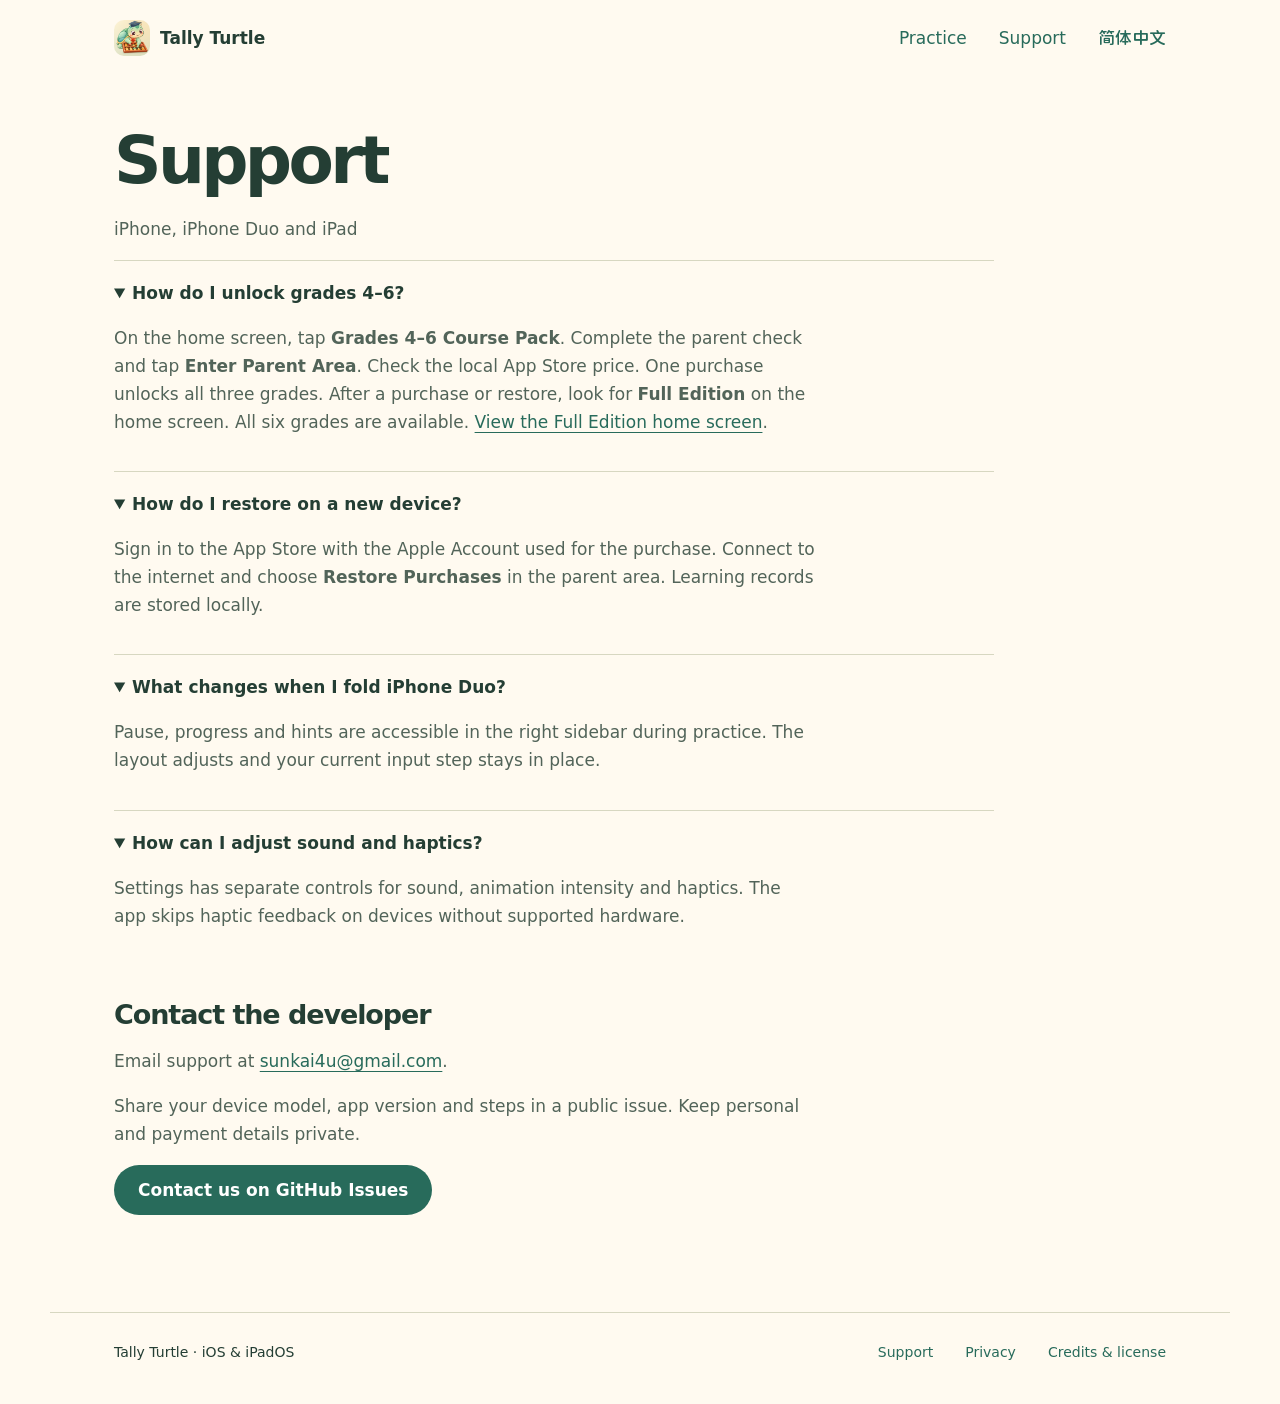
<file: en/support/index.html>
<!doctype html>
<html lang="en">
  <head>
    <meta charset="utf-8" />
    <meta name="viewport" content="width=device-width,initial-scale=1" />
    <meta
      name="description"
      content="Practice number bonds, fractions and column calculations with Tally, a young Luo River turtle. Follow the skill tree to your next question."
    />
    <title>Support · Tally Turtle</title>
    <link rel="icon" href="../../assets/icon.png" />
    <link rel="stylesheet" href="../../style.css" />
    <link
      rel="alternate"
      hreflang="zh-Hans"
      href="https://gptalgopro.github.io/SumGarden-Guide/zh/support/"
    />
  </head>
  <body>
    <a class="skip" href="#main">Skip to content</a>
    <header>
      <a class="brand" href="../"
        ><img alt="" src="../../assets/icon.png" />Tally Turtle</a
      >
      <nav>
        <a href="../#practice">Practice</a><a href="./">Support</a
        ><a href="../../zh/support/">简体中文</a>
      </nav>
    </header>
    <main id="main">
      <article class="doc">
        <h1>Support</h1>
        <p>iPhone, iPhone Duo and iPad</p>
        <details open>
          <summary>How do I unlock grades 4–6?</summary>
          <p>
            On the home screen, tap <strong>Grades 4–6 Course Pack</strong>. Complete the parent check and tap <strong>Enter Parent Area</strong>. Check the local App Store price. One purchase unlocks all three grades. After a purchase or restore, look for <strong>Full Edition</strong> on the home screen. All six grades are available. <a href="../../assets/en-full-edition.webp">View the Full Edition home screen</a>.
          </p>
        </details>
        <details open>
          <summary>How do I restore on a new device?</summary>
          <p>
            Sign in to the App Store with the Apple Account used for the
            purchase. Connect to the internet and choose <strong>Restore Purchases</strong> in the parent area.
            Learning records are stored locally.
          </p>
        </details>
        <details open>
          <summary>What changes when I fold iPhone Duo?</summary>
          <p>
            Pause, progress and hints are accessible in the right sidebar during
            practice. The layout adjusts and your current input step stays in
            place.
          </p>
        </details>
        <details open>
          <summary>How can I adjust sound and haptics?</summary>
          <p>
            Settings has separate controls for sound, animation intensity and
            haptics. The app skips haptic feedback on devices without supported
            hardware.
          </p>
        </details>
        <h2>Contact the developer</h2>
        <p>Email support at <a href="mailto:sunkai4u@gmail.com">sunkai4u@gmail.com</a>.</p>
        <p>
          Share your device model, app version and steps in a public issue. Keep
          personal and payment details private.
        </p>
        <p>
          <a
            class="action"
            href="https://github.com/GPTAlgoPro/SumGarden-Guide/issues/new"
            >Contact us on GitHub Issues</a
          >
        </p>
      </article>
    </main>
    <footer>
      <span>Tally Turtle · iOS &amp; iPadOS</span>
      <nav>
        <a href="./">Support</a><a href="../privacy/">Privacy</a
        ><a href="../credits/">Credits &amp; license</a>
      </nav>
    </footer>
  </body>
</html>
</file>
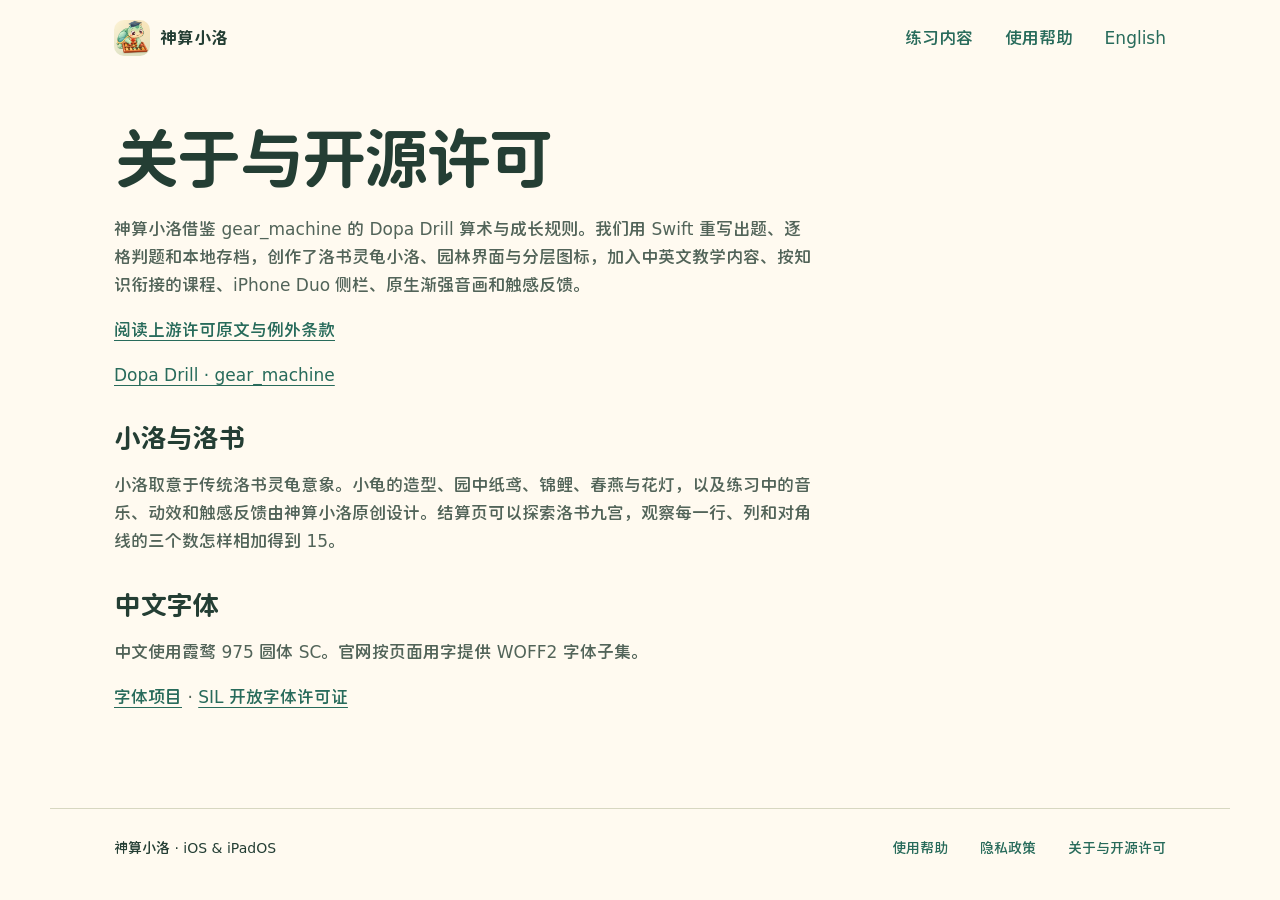
<file: zh/credits/index.html>
<!doctype html>
<html lang="zh-Hans">
  <head>
    <meta charset="utf-8" />
    <meta name="viewport" content="width=device-width,initial-scale=1" />
    <meta
      name="description"
      content="和洛书灵龟小洛练习凑十、分数与竖式计算，沿技能树选择下一题。"
    />
    <title>关于与开源许可 · 神算小洛</title>
    <link rel="icon" href="../../assets/icon.png" />
    <link rel="stylesheet" href="../../style.css" />
    <link
      rel="alternate"
      hreflang="en"
      href="https://gptalgopro.github.io/SumGarden-Guide/en/credits/"
    />
  </head>
  <body>
    <a class="skip" href="#main">跳到正文</a>
    <header>
      <a class="brand" href="../"
        ><img alt="" src="../../assets/icon.png" />神算小洛</a
      >
      <nav>
        <a href="../#practice">练习内容</a><a href="../support/">使用帮助</a
        ><a href="../../en/credits/">English</a>
      </nav>
    </header>
    <main id="main">
      <article class="doc">
        <h1>关于与开源许可</h1>
        <p>
          神算小洛借鉴 gear_machine 的 Dopa Drill 算术与成长规则。我们用 Swift
          重写出题、逐格判题和本地存档，创作了洛书灵龟小洛、园林界面与分层图标，加入中英文教学内容、按知识衔接的课程、iPhone
          Duo 侧栏、原生渐强音画和触感反馈。
        </p>
        <p>
          <a href="../../LICENSE-DopaDrill.txt">阅读上游许可原文与例外条款</a>
        </p>
        <p>
          <a href="https://github.com/grmchn/dopa-drill"
            >Dopa Drill · gear_machine</a
          >
        </p>
        <h2>小洛与洛书</h2><p>小洛取意于传统洛书灵龟意象。小龟的造型、园中纸鸢、锦鲤、春燕与花灯，以及练习中的音乐、动效和触感反馈由神算小洛原创设计。结算页可以探索洛书九宫，观察每一行、列和对角线的三个数怎样相加得到 15。</p>
        <h2>中文字体</h2><p>中文使用霞鹜 975 圆体 SC。官网按页面用字提供 WOFF2 字体子集。</p><p><a href="https://github.com/lxgw/975Yuan">字体项目</a> · <a href="../../assets/fonts/OFL.txt">SIL 开放字体许可证</a></p>
      </article>
    </main>
    <footer>
      <span>神算小洛 · iOS &amp; iPadOS</span>
      <nav>
        <a href="../support/">使用帮助</a><a href="../privacy/">隐私政策</a
        ><a href="./">关于与开源许可</a>
      </nav>
    </footer>
  </body>
</html>
</file>
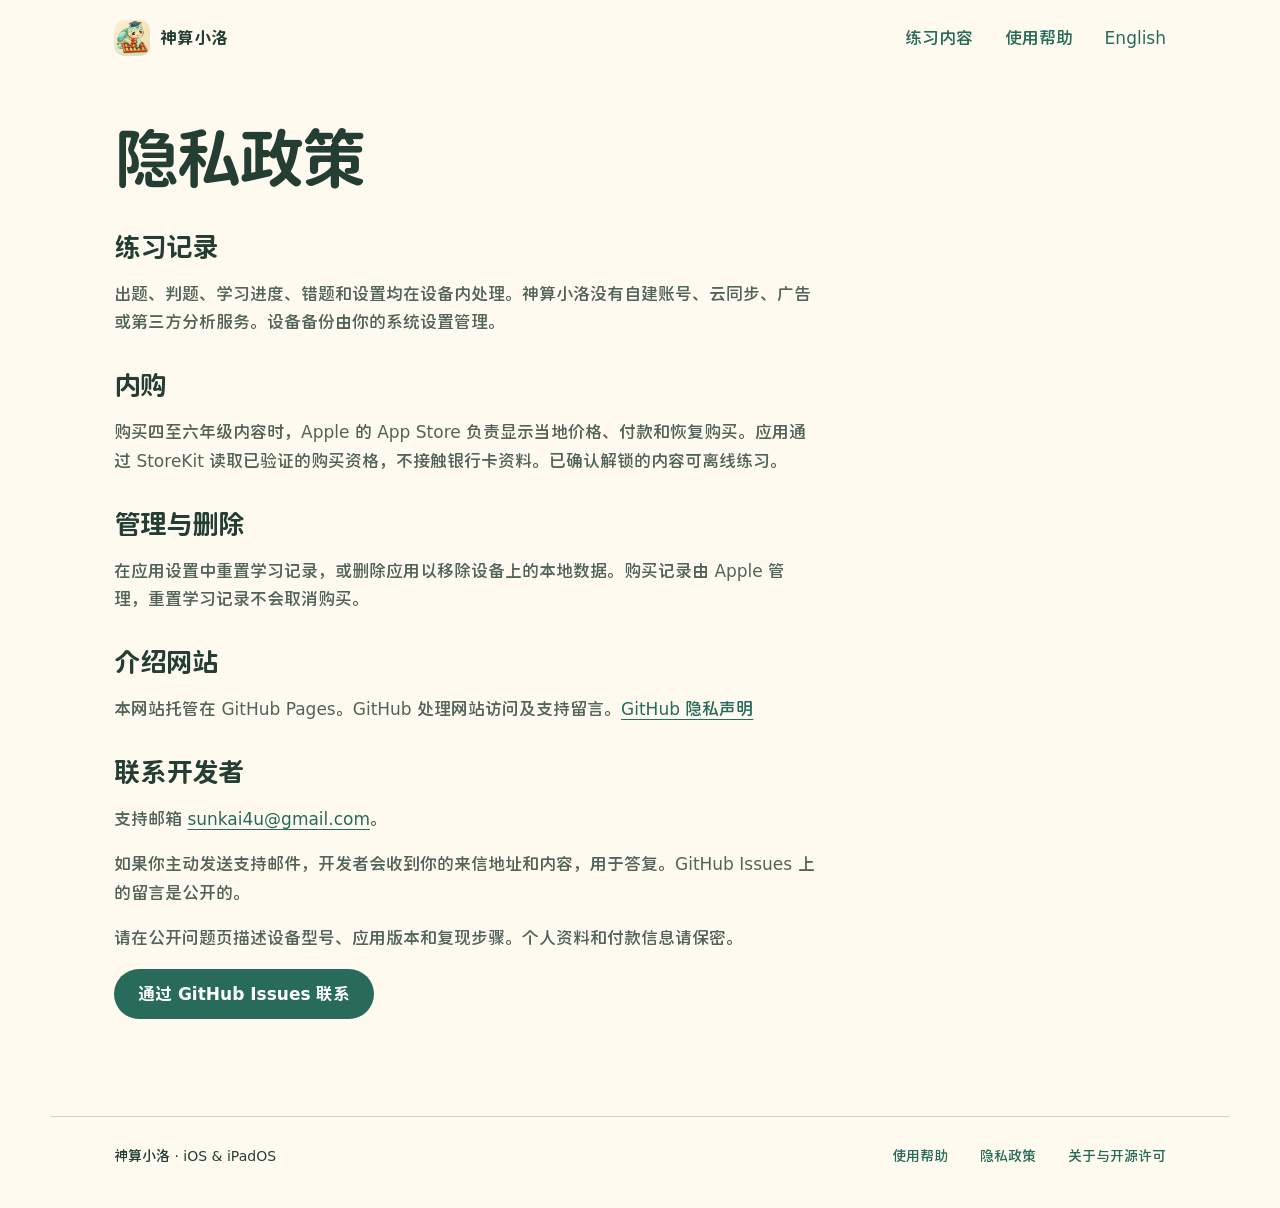
<file: zh/privacy/index.html>
<!doctype html>
<html lang="zh-Hans">
  <head>
    <meta charset="utf-8" />
    <meta name="viewport" content="width=device-width,initial-scale=1" />
    <meta
      name="description"
      content="和洛书灵龟小洛练习凑十、分数与竖式计算，沿技能树选择下一题。"
    />
    <title>隐私政策 · 神算小洛</title>
    <link rel="icon" href="../../assets/icon.png" />
    <link rel="stylesheet" href="../../style.css" />
    <link
      rel="alternate"
      hreflang="en"
      href="https://gptalgopro.github.io/SumGarden-Guide/en/privacy/"
    />
  </head>
  <body>
    <a class="skip" href="#main">跳到正文</a>
    <header>
      <a class="brand" href="../"
        ><img alt="" src="../../assets/icon.png" />神算小洛</a
      >
      <nav>
        <a href="../#practice">练习内容</a><a href="../support/">使用帮助</a
        ><a href="../../en/privacy/">English</a>
      </nav>
    </header>
    <main id="main">
      <article class="doc">
        <h1>隐私政策</h1>
        <h2>练习记录</h2>
        <p>
          出题、判题、学习进度、错题和设置均在设备内处理。神算小洛没有自建账号、云同步、广告或第三方分析服务。设备备份由你的系统设置管理。
        </p>
        <h2>内购</h2>
        <p>
          购买四至六年级内容时，Apple 的 App Store
          负责显示当地价格、付款和恢复购买。应用通过 StoreKit
          读取已验证的购买资格，不接触银行卡资料。已确认解锁的内容可离线练习。
        </p>
        <h2>管理与删除</h2>
        <p>
          在应用设置中重置学习记录，或删除应用以移除设备上的本地数据。购买记录由
          Apple 管理，重置学习记录不会取消购买。
        </p>
        <h2>介绍网站</h2>
        <p>
          本网站托管在 GitHub Pages。GitHub 处理网站访问及支持留言。<a
            href="https://docs.github.com/en/site-policy/privacy-policies/github-general-privacy-statement"
            >GitHub 隐私声明</a
          >
        </p>
        <h2>联系开发者</h2>
        <p>支持邮箱 <a href="mailto:sunkai4u@gmail.com">sunkai4u@gmail.com</a>。</p>
        <p>如果你主动发送支持邮件，开发者会收到你的来信地址和内容，用于答复。GitHub Issues 上的留言是公开的。</p>
        <p>
          请在公开问题页描述设备型号、应用版本和复现步骤。个人资料和付款信息请保密。
        </p>
        <p>
          <a
            class="action"
            href="https://github.com/GPTAlgoPro/SumGarden-Guide/issues/new"
            >通过 GitHub Issues 联系</a
          >
        </p>
      </article>
    </main>
    <footer>
      <span>神算小洛 · iOS &amp; iPadOS</span>
      <nav>
        <a href="../support/">使用帮助</a><a href="./">隐私政策</a
        ><a href="../credits/">关于与开源许可</a>
      </nav>
    </footer>
  </body>
</html>
</file>
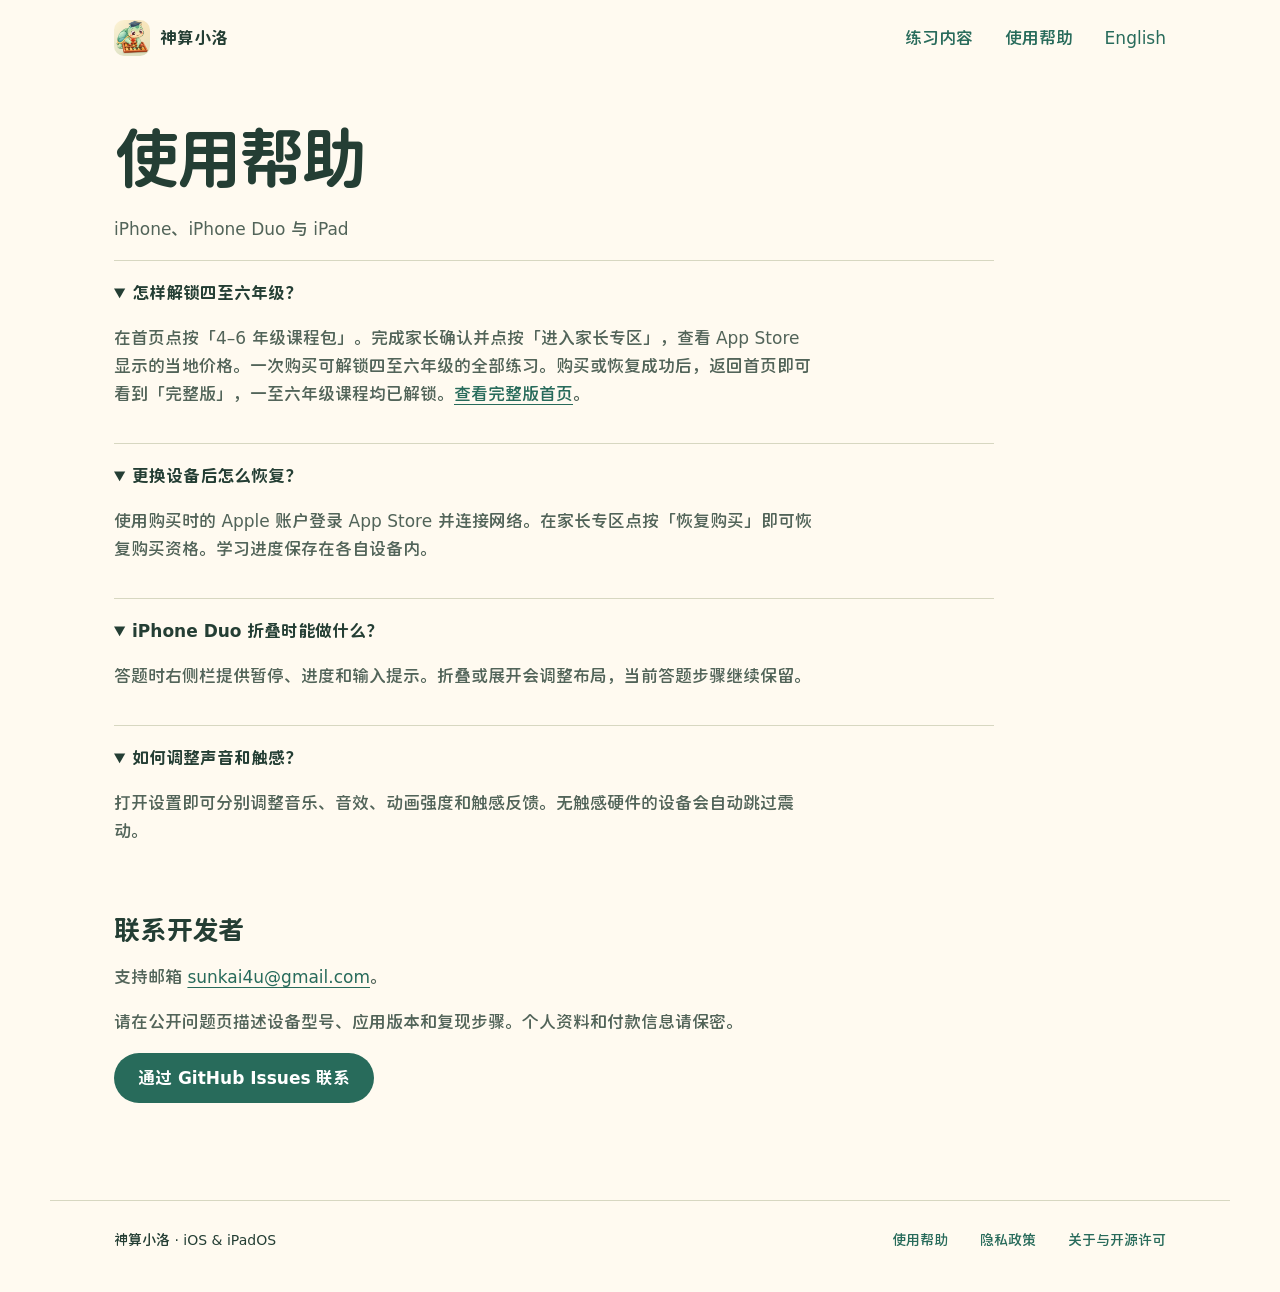
<file: zh/support/index.html>
<!doctype html>
<html lang="zh-Hans">
  <head>
    <meta charset="utf-8" />
    <meta name="viewport" content="width=device-width,initial-scale=1" />
    <meta
      name="description"
      content="和洛书灵龟小洛练习凑十、分数与竖式计算，沿技能树选择下一题。"
    />
    <title>使用帮助 · 神算小洛</title>
    <link rel="icon" href="../../assets/icon.png" />
    <link rel="stylesheet" href="../../style.css" />
    <link
      rel="alternate"
      hreflang="en"
      href="https://gptalgopro.github.io/SumGarden-Guide/en/support/"
    />
  </head>
  <body>
    <a class="skip" href="#main">跳到正文</a>
    <header>
      <a class="brand" href="../"
        ><img alt="" src="../../assets/icon.png" />神算小洛</a
      >
      <nav>
        <a href="../#practice">练习内容</a><a href="./">使用帮助</a
        ><a href="../../en/support/">English</a>
      </nav>
    </header>
    <main id="main">
      <article class="doc">
        <h1>使用帮助</h1>
        <p>iPhone、iPhone Duo 与 iPad</p>
        <details open>
          <summary>怎样解锁四至六年级？</summary>
          <p>
            在首页点按「4–6 年级课程包」。完成家长确认并点按「进入家长专区」，查看 App Store 显示的当地价格。一次购买可解锁四至六年级的全部练习。购买或恢复成功后，返回首页即可看到「完整版」，一至六年级课程均已解锁。<a href="../../assets/zh-full-edition.webp">查看完整版首页</a>。
          </p>
        </details>
        <details open>
          <summary>更换设备后怎么恢复？</summary>
          <p>
            使用购买时的 Apple 账户登录 App Store 并连接网络。在家长专区点按「恢复购买」即可恢复购买资格。学习进度保存在各自设备内。
          </p>
        </details>
        <details open>
          <summary>iPhone Duo 折叠时能做什么？</summary>
          <p>
            答题时右侧栏提供暂停、进度和输入提示。折叠或展开会调整布局，当前答题步骤继续保留。
          </p>
        </details>
        <details open>
          <summary>如何调整声音和触感？</summary>
          <p>
            打开设置即可分别调整音乐、音效、动画强度和触感反馈。无触感硬件的设备会自动跳过震动。
          </p>
        </details>
        <h2>联系开发者</h2>
        <p>支持邮箱 <a href="mailto:sunkai4u@gmail.com">sunkai4u@gmail.com</a>。</p>
        <p>
          请在公开问题页描述设备型号、应用版本和复现步骤。个人资料和付款信息请保密。
        </p>
        <p>
          <a
            class="action"
            href="https://github.com/GPTAlgoPro/SumGarden-Guide/issues/new"
            >通过 GitHub Issues 联系</a
          >
        </p>
      </article>
    </main>
    <footer>
      <span>神算小洛 · iOS &amp; iPadOS</span>
      <nav>
        <a href="./">使用帮助</a><a href="../privacy/">隐私政策</a
        ><a href="../credits/">关于与开源许可</a>
      </nav>
    </footer>
  </body>
</html>
</file>
<file: style.css>
@font-face {
  font-family: "Garden Yuan";
  src: url(assets/fonts/yuan-sc-500.woff2) format("woff2");
  font-weight: 100 599;
  font-display: swap;
  unicode-range: U+2E80-9FFF, U+F900-FAFF, U+FF00-FFEF, U+20000-3FFFF;
}
@font-face {
  font-family: "Garden Yuan";
  src: url(assets/fonts/yuan-sc-700.woff2) format("woff2");
  font-weight: 600 900;
  font-display: swap;
  unicode-range: U+2E80-9FFF, U+F900-FAFF, U+FF00-FFEF, U+20000-3FFFF;
}
:root {
  color-scheme: light;
  --garden-heading: "Garden Yuan", ui-rounded, "Arial Rounded MT Bold", "Avenir Next", system-ui, sans-serif;
  --garden-type: "Garden Yuan", ui-rounded, "Avenir Next", "Trebuchet MS", system-ui, sans-serif;
  --paper: #fffaf0;
  --ink: #243e34;
  --jade: #286b5b;
  --dim: #526459;
  --line: #d7d7c1;
  --red: #a44032;
}
* {
  box-sizing: border-box;
}
html {
  scroll-behavior: smooth;
}
body {
  margin: 0;
  background: var(--paper);
  color: var(--ink);
  font: 500 17px/1.65 var(--garden-type);
}
a {
  color: var(--jade);
  text-underline-offset: 0.25em;
}
a:focus-visible,
summary:focus-visible {
  outline: 3px solid var(--red);
  outline-offset: 4px;
}
img {
  max-width: 100%;
  display: block;
}
header,
main,
footer {
  max-width: 1180px;
  margin: auto;
  padding-inline: clamp(20px, 5vw, 72px);
}
header,
footer,
nav {
  display: flex;
  align-items: center;
  justify-content: space-between;
  gap: 20px;
}
header {
  padding-block: 20px;
}
nav {
  gap: clamp(14px, 3vw, 32px);
  flex-wrap: wrap;
}
nav a,
.brand {
  text-decoration: none;
}
.brand {
  display: flex;
  align-items: center;
  gap: 10px;
  color: var(--ink);
  font-weight: 700;
}
.brand img {
  width: 36px;
  border-radius: 10px;
}
.lang {
  border-bottom: 1px solid var(--jade);
}
h1,
h2,
h3 {
  font-family: var(--garden-heading);
  line-height: 1.12;
  text-wrap: balance;
  margin: 0;
}
h1 {
  font-size: clamp(46px, 7vw, 92px);
  letter-spacing: -0.055em;
}
h2 {
  font-size: clamp(34px, 5vw, 60px);
  letter-spacing: -0.04em;
}
h3 {
  font-size: 26px;
}
.hero {
  display: grid;
  grid-template-columns: 1.15fr 0.85fr;
  align-items: center;
  min-height: 520px;
  padding-block: 32px 55px;
  gap: 16px;
}
.hero p,
.intro {
  max-width: 38em;
  color: var(--dim);
  font-size: clamp(17px, 1.8vw, 22px);
}
.hero-art {
  position: relative;
  aspect-ratio: 1;
  display: grid;
  place-items: center;
}
.hero-art:before {
  content: "";
  position: absolute;
  inset: 2%;
  border-radius: 50%;
  background: #f3e4c6 url(assets/garden.webp) center 60% / cover;
  box-shadow: inset 0 0 0 1px #e7cda3;
}
.hero-art img {
  height: auto;
  position: relative;
  width: 91%;
  filter: drop-shadow(0 16px 11px #826e4122);
}
.action {
  display: inline-block;
  background: var(--jade);
  color: #fff;
  border-radius: 50px;
  text-decoration: none;
  font-weight: 600;
  padding: 11px 24px;
}
.duo {
  padding: clamp(24px, 4vw, 52px);
  background: #e9f0e7;
  border-radius: 28px;
}
.duo .intro {
  margin: 18px 0 34px;
}
.gallery {
  display: grid;
  grid-template-columns: 0.9fr 1.25fr;
  gap: clamp(16px, 3vw, 36px);
  align-items: center;
}
figure {
  margin: 0;
}
.gallery img,
.screen img {
  border: 2px solid #3b423a;
  border-radius: 17px;
  box-shadow: 0 12px 22px #15372c16;
  width: auto;
  max-height: 510px;
  margin: auto;
}
figcaption {
  margin: 13px 0 0;
  text-align: center;
  color: var(--dim);
  font-size: 15px;
}
.section {
  padding: clamp(44px, 7vw, 84px) 0;
  border-bottom: 1px solid var(--line);
}
.columns {
  display: grid;
  grid-template-columns: 1fr 1fr;
  gap: clamp(22px, 4vw, 60px);
  margin-top: 28px;
}
.columns p,
.doc p {
  max-width: 65ch;
}
.columns article {
  border-top: 2px solid var(--jade);
  padding: 22px 0;
}
.price {
  color: var(--red);
  font-family: var(--garden-type);
  font-size: 22px;
}
.doc {
  min-height: 66vh;
  max-width: 880px;
  padding-block: 48px;
}
.doc h1 {
  font-size: clamp(38px, 6vw, 66px);
}
.doc h2 {
  font-size: 27px;
  margin: 35px 0 12px;
}
.doc details {
  border-top: 1px solid var(--line);
  padding: 18px 0;
}
.doc summary {
  cursor: pointer;
  font-weight: 650;
}
.doc p {
  color: var(--dim);
}
footer {
  margin-top: 32px;
  padding-block: 28px 40px;
  border-top: 1px solid var(--line);
  flex-wrap: wrap;
  font-size: 14px;
}
.skip {
  position: absolute;
  top: -90px;
  background: #fff;
  padding: 8px;
}
.skip:focus {
  top: 0;
}
@media (max-width: 680px) {
  header {
    align-items: flex-start;
  }
  nav {
    font-size: 14px;
    gap: 10px;
  }
  .hero {
    grid-template-columns: 1fr;
    min-height: 0;
    padding: 34px 0;
  }
  .hero-art {
    width: min(75vw, 300px);
    margin: auto;
  }
  .gallery,
  .columns {
    grid-template-columns: 1fr;
  }
  .gallery img {
    max-height: 390px;
  }
  .duo {
    padding: 22px 15px;
  }
  .columns {
    gap: 6px;
  }
  .brand {
    white-space: nowrap;
  }
  .doc {
    padding-top: 28px;
  }
}
@media (prefers-reduced-motion: reduce) {
  html {
    scroll-behavior: auto;
  }
}

.screens-row {
  display: flex;
  align-items: end;
  justify-content: center;
  gap: clamp(16px, 6vw, 85px);
  margin: 38px 0 0;
}
.screens-row img {
  max-height: 410px;
  border: 2px solid var(--ink);
  border-radius: 16px;
  margin: auto;
}
.screens-row figure {
  min-width: 0;
}
.screens-row img {
  object-fit: contain;
}
@media (max-width: 680px) {
  .screens-row {
    align-items: center;
  }
  .screens-row figure:first-child {
    flex: 0 0 34%;
  }
  .screens-row figcaption {
    font-size: 12px;
  }
}
</file>
<file: showcase.css>
.showcase-page {
  --mist: #e9eee4;
  --warm: #f4e9d7;
  --deep: #204738;
  background: #fffbf3;
}
.masthead, .landing, .showcase-page footer { max-width: 1270px; }
.masthead { border-bottom: 1px solid #dadbcc; }
.masthead nav { font-size: .93rem; }
.masthead nav a { white-space: nowrap; }
.landing h1, .landing h2, .landing h3 { color: var(--deep); }
.landing h1 { font-size: clamp(3.1rem, 6.1vw, 5.75rem); line-height: 1.06; }
.landing h2 { font-size: clamp(2rem, 4.7vw, 4.15rem); line-height: 1.12; }
.landing p { color: var(--dim); max-width: 44ch; }
.landing a:not(.action):hover, .masthead nav a:hover, footer a:hover { color: #994835; }
.garden-intro {
  display: grid;
  grid-template-columns: 1.22fr .9fr;
  align-items: center;
  padding-block: clamp(32px, 4vw, 74px);
  gap: clamp(26px, 4vw, 70px);
}
.intro-copy p { margin: 22px 0 28px; font-size: clamp(1.05rem, 1.6vw, 1.28rem); }
.intro-actions { display: flex; flex-wrap: wrap; align-items: center; gap: 13px 19px; }
.intro-actions a { font-size: .9rem; }
.intro-actions .action { display: inline-flex; align-items: baseline; gap: 12px; }
.garden-intro .hero-art { margin: auto; width: min(100%, 415px); }
.feature-major {
  display: grid;
  grid-template-columns: 1fr minmax(250px, .85fr);
  align-items: center;
  gap: clamp(27px, 6vw, 88px);
  padding: clamp(28px, 5.5vw, 76px);
  background: #e6eee2;
  border-block: 1px solid #bdcdbb;
}
.major-copy p, .section-heading p, .grades-feature > div > p { font-size: clamp(1rem, 1.4vw, 1.18rem); }
.worked-example { border-block-start: 1px solid #a2bca6; padding-top: 24px; margin: 28px 0 22px; }
.worked-example h3 { font-family: var(--garden-heading); font-size: clamp(1.9rem, 3.4vw, 3.1rem); font-weight: 500; letter-spacing: -.035em; font-variant-numeric: lining-nums; }
.worked-example p { font-size: 1rem; }
.art-print { display: block; width: 100%; text-decoration: none; }
.art-print img {
  width: 100%; height: auto; border-radius: 7px; border: 1px solid #857c662e;
  box-shadow: 0 14px 30px -17px #4c402e89;
}
.major-art { max-width: 342px; width: 100%; justify-self: center; }
.detail-link { display: inline-flex; align-items: baseline; gap: .6em; font-size: .93rem; font-weight: 650; }
.detail-link span, .intro-actions span { font-family: -apple-system,BlinkMacSystemFont,sans-serif; }
.paired-features { display: grid; grid-template-columns: 1fr 1fr; gap: clamp(16px, 2.5vw, 36px); margin-block: clamp(22px, 4vw, 52px); }
.feature-story {
  display: grid; grid-template-rows: auto 1fr; align-content: start;
  padding: clamp(24px, 3.4vw, 46px); background: #eef0e7; border-top: 1px solid #ccd4c7;
}
.feature-story.growth-story { background: #f8eddf; border-color: #e0cbb3; }
.story-copy h2 { font-size: clamp(1.85rem, 3.4vw, 3.15rem); }
.story-copy p { margin: 15px 0 25px; }
.feature-story figure { display: flex; align-items: flex-end; justify-content: center; min-width: 0; }
.feature-story .art-print { max-width: 333px; }
.duo-feature { background: #f3eedf; border-radius: 0; border-block: 1px solid #dcd3b9; }
.section-heading { display: grid; grid-template-columns: 1fr 1fr; align-items: center; gap: clamp(22px, 4vw, 55px); margin-bottom: clamp(28px, 4vw, 53px); }
.section-heading p { margin: 0; }
.duo-feature .gallery { align-items: end; }
.duo-feature .gallery figure { min-width: 0; }
.duo-feature .gallery img { height: auto; max-height: 470px; }
.duo-feature .detail-link { margin-top: 24px; }
.grades-feature { display:grid; grid-template-columns: 1fr minmax(260px,.95fr); align-items:center; gap: clamp(30px, 5vw, 68px); padding-block: clamp(46px, 7vw, 95px) 20px; }
.course-prices { margin: 27px 0 20px; }
.course-prices dt { border-top:1px solid var(--line); padding-top:15px; font-size: .94rem; font-weight: 650; }
.course-prices dd { margin: 4px 0 16px; color: var(--dim); }
.course-prices strong { color: var(--red); font: 600 1.35rem/1.35 var(--garden-type); }
.grades-feature .purchase-note { font-size: .95rem; }
.edition-card { display: block; max-width: 23rem; margin: 12px 0 19px; }
.edition-card img { display: block; width: 100%; height: auto; border-radius: 12px; }
.grade-screen { padding: clamp(14px, 3vw, 34px); background: var(--mist); }
.grade-screen picture img { width:auto; height:auto; max-height: min(440px, 47vw); margin:auto; border:1px solid #7a7b6e; border-radius:12px; box-shadow:0 10px 23px -16px #363f2f8f; }
:lang(zh-Hans) .landing h1, :lang(zh-Hans) .landing h2 { letter-spacing: -.035em; line-height: 1.21; }
@media (max-width: 760px) {
  .masthead { align-items: center; }
  .masthead nav { justify-content: end; gap: 8px 15px; font-size:.84rem; }
  .garden-intro { gap: 8px; grid-template-columns: minmax(0,1.45fr) minmax(135px,.65fr); }
  .feature-major { gap: 23px; padding: 27px; grid-template-columns: 1fr .86fr; }
  .feature-story { padding: 20px; }
  .section-heading { grid-template-columns: 1fr; gap: 13px; }
}
@media (max-width: 640px) {
  .masthead { gap:12px; }
  .masthead nav { gap:4px 12px; max-width:60%; }
  .garden-intro { grid-template-columns:1fr; padding-block:36px 30px; }
  .garden-intro .hero-art { width: min(60vw, 240px); margin-top:18px; }
  .intro-copy p { margin: 16px 0 20px; }
  .feature-major, .paired-features, .grades-feature { grid-template-columns:1fr; }
  .feature-major, .feature-story, .duo-feature { padding:24px clamp(14px,5vw,25px); }
  .worked-example { padding-top: 14px; margin-block: 19px 16px; }
  .major-art, .feature-story .art-print { max-width: min(100%, 320px); }
  .paired-features { gap: 18px; margin-block:18px; }
  .feature-story { gap:3px; }
  .duo-feature .gallery { grid-template-columns:1fr; gap: 23px; }
  .duo-feature .gallery img { max-height: 330px; }
  .grades-feature { gap:20px; }
  .grade-screen picture img { max-height:350px; }
}
@media (max-width: 360px) {
  .masthead { align-items:flex-start; }
  .masthead .brand { gap: 5px; font-size:.92rem; }
  .masthead .brand img { width:30px; height:30px; }
  .masthead nav { font-size:.78rem; }
  .intro-actions { gap: 16px; }
  .intro-actions .action { padding: 10px 16px; }
}

.collection-drawer { border-block:1px solid var(--line); padding:12px 0; margin-bottom:clamp(24px, 4vw, 48px); }
.collection-drawer summary { cursor:pointer; padding:8px 2px; font-weight:650; color:var(--jade); }
.album { display:grid; grid-template-columns:1fr 1fr; gap:24px; padding:18px 0 12px; }
.album img { width:auto; height:auto; max-height:400px; margin:auto; border:1px solid #69796b; border-radius:12px; }
.album figcaption { max-width:29em; margin-inline:auto; }
@media(max-width:500px) { .album { grid-template-columns:1fr; } .album img { max-height:370px; } }
.heritage-feature { display:grid;grid-template-columns:1fr minmax(230px,.72fr);align-items:center;gap:clamp(25px,7vw,110px);margin-bottom:clamp(28px,5vw,62px);padding:clamp(24px,5vw,62px);border-block:1px solid #d7d9c5; background:#f7f3e6; }
.heritage-feature p {font-size:clamp(1rem,1.4vw,1.18rem)}
.heritage-feature figure {justify-self:center;}
.heritage-feature img {width:auto;height:auto;max-height:500px;max-width:100%;border:1px solid #b5ae98;border-radius:12px;box-shadow:0 11px 24px -15px #534b3780;}
.heritage-feature figcaption {color:var(--jade);font-size:1.1rem;font-weight:650;font-variant-numeric:tabular-nums}
@media(max-width:640px){.heritage-feature{grid-template-columns:1fr}.heritage-feature img{max-height:450px}}
</file>
